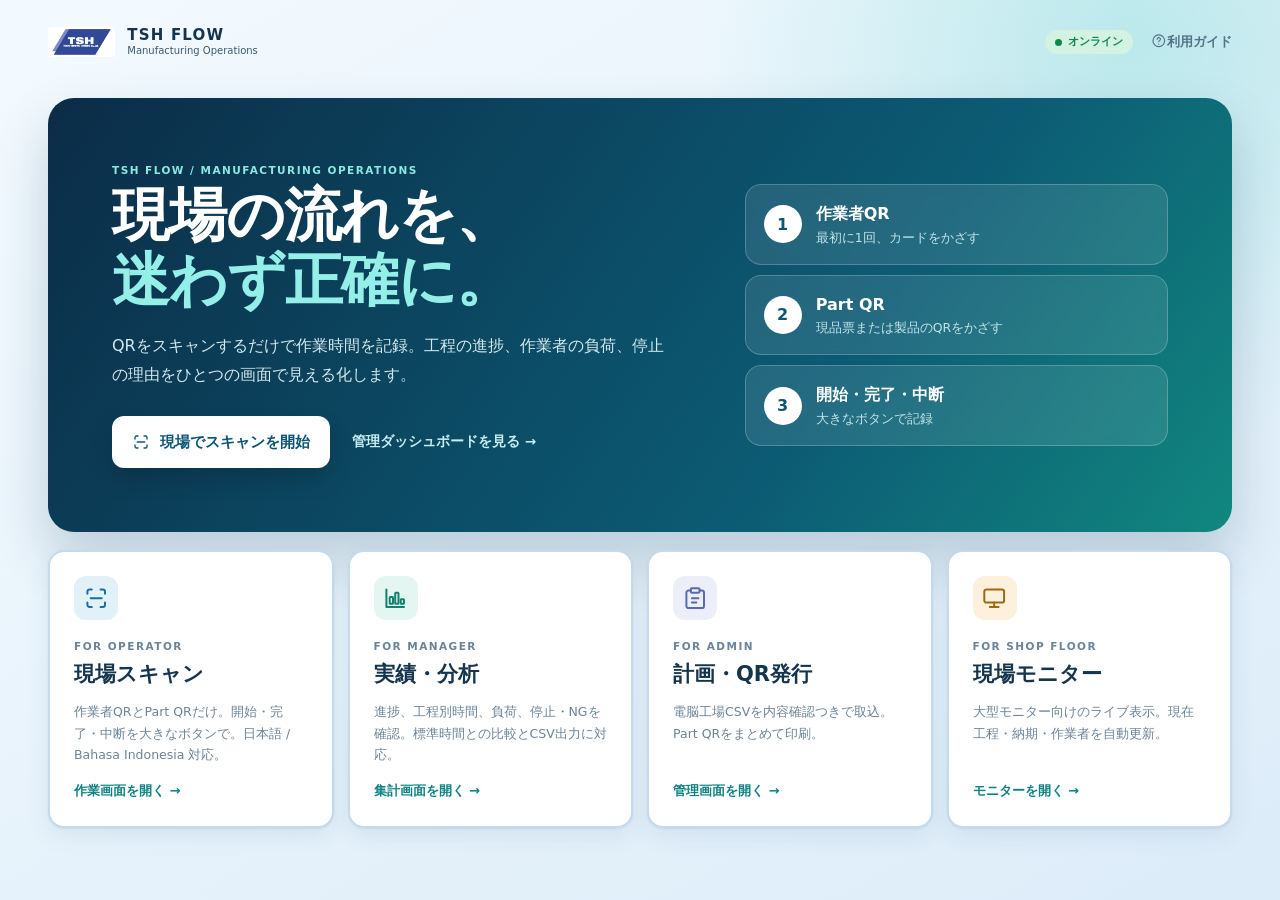
<file: index.html>
<!doctype html>
<html lang="ja">
<head>
  <meta charset="utf-8">
  <meta name="viewport" content="width=device-width,initial-scale=1,viewport-fit=cover">
  <meta name="theme-color" content="#12324b">
  <title>TSH FLOW | Manufacturing Operations</title>
  <link rel="icon" href="assets/icon-192.png">
  <link rel="manifest" href="manifest.webmanifest">
  <link rel="stylesheet" href="style.css?v=2026110603">
</head>
<body data-page="home" class="home">
  <div class="home-shell">
    <nav class="home-nav">
      <a class="home-brand" href="index.html" aria-label="TSH FLOW ホーム"><img class="logo" src="assets/tsh-logo.png" alt="TOHATSU HATSUJO" width="114" height="50"><span><b>TSH FLOW</b><small>Manufacturing Operations</small></span></a>
      <div class="home-nav-right"><span id="netBadge" class="net-badge"></span><a href="guide.html" data-i="help"><span>利用ガイド</span></a></div>
    </nav>

    <section class="hero">
      <div class="hero-copy">
        <p class="eyebrow">TSH FLOW / MANUFACTURING OPERATIONS</p>
        <h1>現場の流れを、<br><em>迷わず正確に。</em></h1>
        <p class="hero-lead">QRをスキャンするだけで作業時間を記録。工程の進捗、作業者の負荷、停止の理由をひとつの画面で見える化します。</p>
        <div class="hero-actions">
          <a class="hero-btn" href="operator.html" data-i="scan"><span>現場でスキャンを開始</span></a>
          <a class="hero-link" href="dashboard.html">管理ダッシュボードを見る →</a>
        </div>
      </div>
      <ol class="hero-flow" aria-label="現場の使い方">
        <li><b>1</b><div><h3>作業者QR</h3><p>最初に1回、カードをかざす</p></div></li>
        <li><b>2</b><div><h3>Part QR</h3><p>現品票または製品のQRをかざす</p></div></li>
        <li><b>3</b><div><h3>開始・完了・中断</h3><p>大きなボタンで記録</p></div></li>
      </ol>
    </section>

    <section class="portals">
      <a class="portal p-operator" href="operator.html"><span class="portal-icon" data-i="scan"></span><p>FOR OPERATOR</p><h2>現場スキャン</h2><small>作業者QRとPart QRだけ。開始・完了・中断を大きなボタンで。日本語 / Bahasa Indonesia 対応。</small><b>作業画面を開く →</b></a>
      <a class="portal p-manager" href="dashboard.html"><span class="portal-icon" data-i="chart"></span><p>FOR MANAGER</p><h2>実績・分析</h2><small>進捗、工程別時間、負荷、停止・NGを確認。標準時間との比較とCSV出力に対応。</small><b>集計画面を開く →</b></a>
      <a class="portal p-admin" href="admin.html"><span class="portal-icon" data-i="clipboard"></span><p>FOR ADMIN</p><h2>計画・QR発行</h2><small>電脳工場CSVを内容確認つきで取込。Part QRをまとめて印刷。</small><b>管理画面を開く →</b></a>
      <a class="portal p-signage" href="signage.html"><span class="portal-icon" data-i="monitor"></span><p>FOR SHOP FLOOR</p><h2>現場モニター</h2><small>大型モニター向けのライブ表示。現在工程・納期・作業者を自動更新。</small><b>モニターを開く →</b></a>
    </section>
  </div>
  <script src="vendor/supabase-js-2.45.4.min.js"></script>
  <script src="config.js?v=2026110603"></script>
  <script src="app.js?v=2026110603"></script>
</body>
</html>
</file>
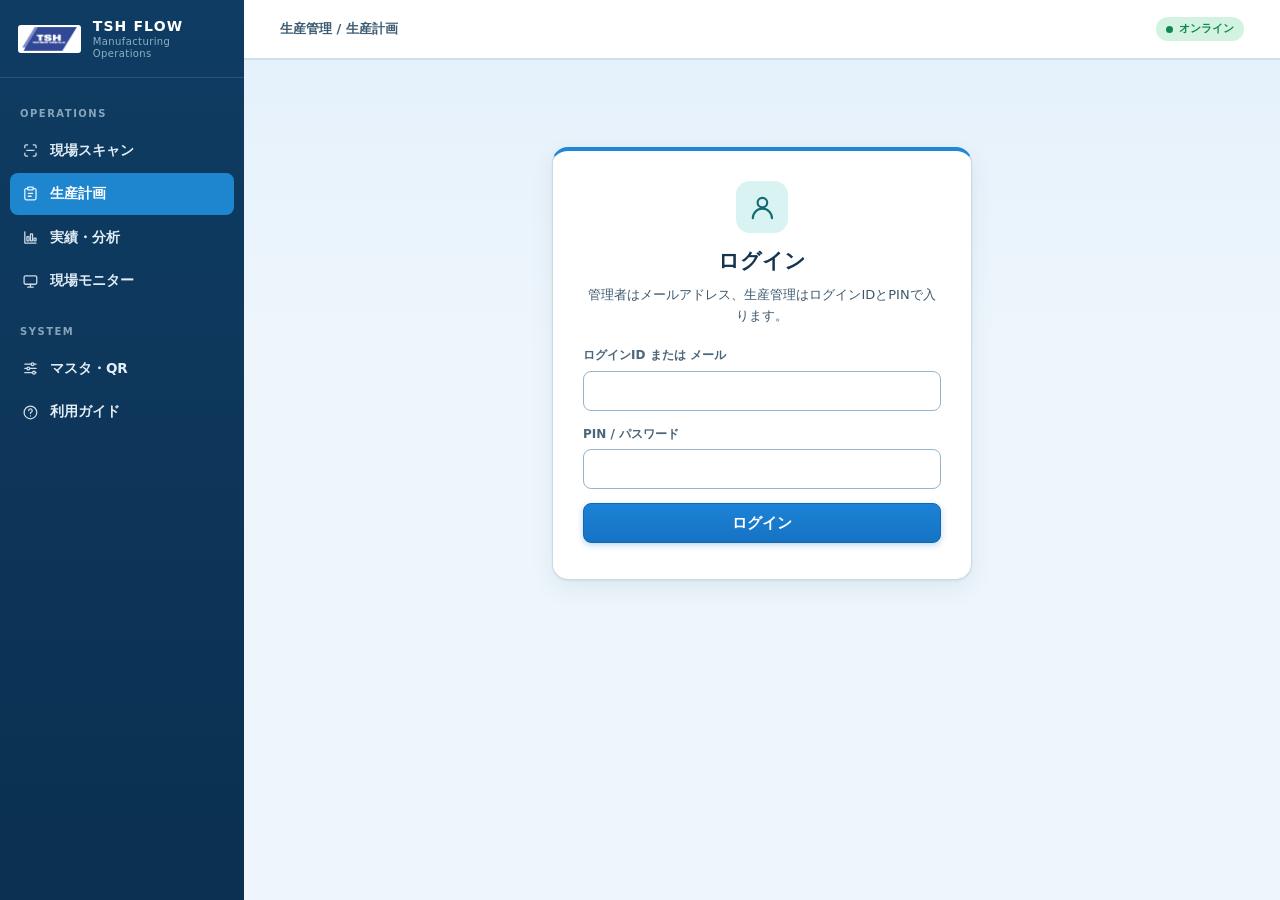
<file: admin.html>
<!doctype html>
<html lang="ja">
<head>
  <meta charset="utf-8">
  <meta name="viewport" content="width=device-width,initial-scale=1,viewport-fit=cover">
  <meta name="theme-color" content="#12324b">
  <title>生産計画 | TSH FLOW</title>
  <link rel="icon" href="assets/icon-192.png">
  <link rel="stylesheet" href="style.css?v=2026110603">
</head>
<body data-page="admin">
  <div class="shell">
    <aside class="sidebar" id="sidebar"></aside>
    <div class="main">
      <header class="topbar" id="topbar"></header>
      <main class="content">
        <section id="loginPanel" class="auth-card hidden">
          <span class="auth-icon" data-i="user"></span>
          <h2>ログイン</h2>
          <p>管理者はメールアドレス、生産管理はログインIDとPINで入ります。</p>
          <form id="loginForm">
            <label>ログインID または メール<input id="loginEmail" type="text" autocomplete="username" required></label>
            <label>PIN / パスワード<input id="loginPassword" type="password" autocomplete="current-password" required></label>
            <button class="btn btn-primary btn-block">ログイン</button>
          </form>
          <p id="loginMessage" class="form-msg bad"></p>
        </section>
        <section id="deniedPanel" class="auth-card hidden">
          <span class="auth-icon warn" data-i="alert"></span>
          <h2>この画面は利用できません</h2>
          <p>管理者または生産管理のアカウントでログインしてください。</p>
        </section>

        <div id="workspace" class="hidden">
          <div class="page-head">
            <div><p class="eyebrow">生産管理</p><h1>生産計画・QR発行</h1><p class="lead">電脳工場の計画を登録し、現場で使用するPart QRを発行します。</p></div>
            <div class="head-actions"><a class="btn btn-secondary" href="dashboard.html" data-i="chart"><span>実績・分析へ</span></a></div>
          </div>

          <div id="adminTabs" class="tabs" role="tablist">
            <button type="button" class="tab on" data-tab="list" role="tab" aria-selected="true"><svg class="i" viewBox="0 0 24 24" aria-hidden="true"><path d="M8 6h12M8 12h12M8 18h12M4 6h.01M4 12h.01M4 18h.01"/></svg>計画一覧</button>
            <button type="button" class="tab" data-tab="import" role="tab" aria-selected="false"><svg class="i" viewBox="0 0 24 24" aria-hidden="true"><path d="M12 16V5M7 9l5-5 5 5M5 20h14"/></svg>CSV一括取込</button>
            <button type="button" class="tab" data-tab="manual" role="tab" aria-selected="false"><svg class="i" viewBox="0 0 24 24" aria-hidden="true"><path d="M12 5v14M5 12h14"/></svg>個別登録</button>
          </div>

          <!-- 計画一覧 -->
          <section class="tab-pane" data-pane="list">
            <div class="panel">
              <div class="panel-head"><div><p class="kicker">登録済み計画</p><h2>生産計画一覧</h2></div><span id="planCount" class="count">0 件</span></div>
              <div class="filters">
                <label class="search"><svg class="i" viewBox="0 0 24 24" aria-hidden="true"><circle cx="11" cy="11" r="7"/><path d="M20 20l-4-4"/></svg><input id="planSearch" type="search" placeholder="製番・品名・得意先・Part QRで検索"></label>
                <label class="field-inline">状態<select id="planStatus"><option value="all">すべて</option><option value="ready">工程待ち</option><option value="in_progress">作業中</option><option value="paused">中断・保留</option><option value="over">納期遅れ</option><option value="completed">完了</option></select></label>
                <label class="field-inline">並び順<select id="planSort"><option value="due">納期が近い順</option><option value="new">登録が新しい順</option><option value="plan">製番順</option></select></label>
                <button id="planRefresh" type="button" class="btn btn-secondary btn-sm" data-i="refresh"><span>更新</span></button>
                <button id="printPicked" type="button" class="btn btn-primary btn-sm"></button>
              </div>
              <div class="table-wrap"><table class="plan-table">
                <thead><tr><th class="chk"><input id="pickAll" type="checkbox" aria-label="表示中をすべて選択"></th><th>製番 / Part QR</th><th>得意先 / 機種</th><th>品名 / 品番・図番</th><th class="num">数量</th><th>納期</th><th>現在工程</th><th>状態</th><th></th></tr></thead>
                <tbody id="planList"></tbody>
              </table></div>
              <button id="planMore" type="button" class="btn btn-quiet btn-block hidden"></button>
            </div>
          </section>

          <!-- CSV取込 -->
          <section class="tab-pane hidden" data-pane="import">
            <div class="panel">
              <div class="panel-head"><div><p class="kicker">電脳工場連携</p><h2>生産計画をCSVで取り込む</h2></div><span class="count">CSV</span></div>
              <p class="panel-note">電脳工場から出力したCSVを選ぶと、取り込み前に内容を確認できます。同じPart QRは情報のみ更新し、<b>現場で進んだ進捗は保持</b>されます。</p>
              <div class="import-row">
                <input id="dennouImport" type="file" accept=".csv,.txt,text/csv">
                <button id="importCsv" type="button" class="btn btn-primary" data-i="search"><span>内容を確認</span></button>
                <button id="downloadTemplate" type="button" class="btn btn-secondary" data-i="download"><span>取込テンプレート</span></button>
              </div>
              <p id="importMessage" class="form-msg">対応列：製番 / 得意先 / 機種 / 受注No. / 品番 / 図番 / 品名 / 数量 / 納期 / ロットNo. / 備考 / Part QR / 工程順（例：レーザー工程&gt;曲げ工程&gt;検査工程）</p>
              <div id="importPreview" class="import-preview hidden"></div>
            </div>
          </section>

          <!-- 個別登録 -->
          <section class="tab-pane hidden" data-pane="manual">
            <div class="panel">
              <div class="panel-head"><div><p class="kicker">現品票入力</p><h2>生産計画を1件ずつ登録</h2></div><span class="count">個別・緊急品</span></div>
              <p class="panel-note">CSVにない計画、緊急品、修正分は、現品票と同じ情報を入力します。同じPart QRコードを入力すると、進捗を保ったまま情報を更新します。</p>
              <form id="planForm" class="plan-form">
                <div class="form-step"><span>1</span><div><b>現品票情報</b><small>得意先・製品情報を入力</small></div></div>
                <div class="field-grid">
                  <label class="field">得意先<input id="planCustomer" required placeholder="例：株式会社○○"></label>
                  <label class="field">機種<input id="planModel" placeholder="例：BP-200"></label>
                  <label class="field">製番 / 生産計画No.<input id="planNo" required placeholder="例：P-2026-001"></label>
                  <label class="field">受注No.<input id="planOrderNo" placeholder="例：SO-001"></label>
                  <label class="field">品番<input id="planProductNo" required placeholder="例：AB-1001"></label>
                  <label class="field">図番<input id="partNo" required placeholder="例：A-100"></label>
                  <label class="field wide">品名<input id="partName" required placeholder="例：ブラケット"></label>
                  <label class="field">数量<input id="partQuantity" type="number" min="1" value="1" required></label>
                  <label class="field">納期<input id="planDueDate" type="date"></label>
                  <label class="field">ロットNo.<input id="planLotNo" placeholder="任意"></label>
                  <label class="field">Part QRコード<input id="partCode" required placeholder="例：PT-001" maxlength="80" autocapitalize="characters" spellcheck="false"><small class="hint">英数字と . _ / - のみ</small></label>
                  <label class="field wide">備考<input id="planNote" placeholder="任意"></label>
                </div>
                <div class="form-step"><span>2</span><div><b>工程順</b><small>現場で進む順にクリックしてください</small></div></div>
                <div id="routeOptions" class="route-picker"></div>
                <p id="routePreview" class="route-preview"></p>
                <div class="form-foot"><p>登録後にPart QRを表示・印刷できます。</p><button class="btn btn-primary" type="submit" data-i="qr"><span>登録してPart QRを作る</span></button></div>
                <p id="planFormMessage" class="form-msg"></p>
              </form>
            </div>
          </section>
        </div>
      </main>
    </div>
  </div>
  <nav class="tabbar" id="tabbar" aria-label="メニュー"></nav>

  <dialog id="qrDialog" class="dialog dialog-qr">
    <div class="qr-sheet">
      <div id="qrBox" class="qr-box"></div>
      <h2 id="qrTitle"></h2>
      <p id="qrSub" class="muted"></p>
      <code id="qrCode"></code>
      <p id="qrWarn" class="alert alert-warn hidden"><span>この作業者QRは再発行すると以前のカードが使えなくなります。表示は一度きりです。必ず印刷してください。</span></p>
    </div>
    <menu><button id="qrClose" type="button" class="btn btn-quiet">閉じる</button><button id="qrPrint" type="button" class="btn btn-primary" data-i="print"><span>印刷</span></button></menu>
  </dialog>
  <div id="printArea" class="print-area" aria-hidden="true"></div>
  <div id="toasts" class="toasts" aria-live="polite"></div>
  <script src="vendor/supabase-js-2.45.4.min.js"></script>
  <script src="vendor/qrcode-1.0.0.min.js"></script>
  <script src="config.js?v=2026110603"></script>
  <script src="app.js?v=2026110603"></script>
</body>
</html>
</file>
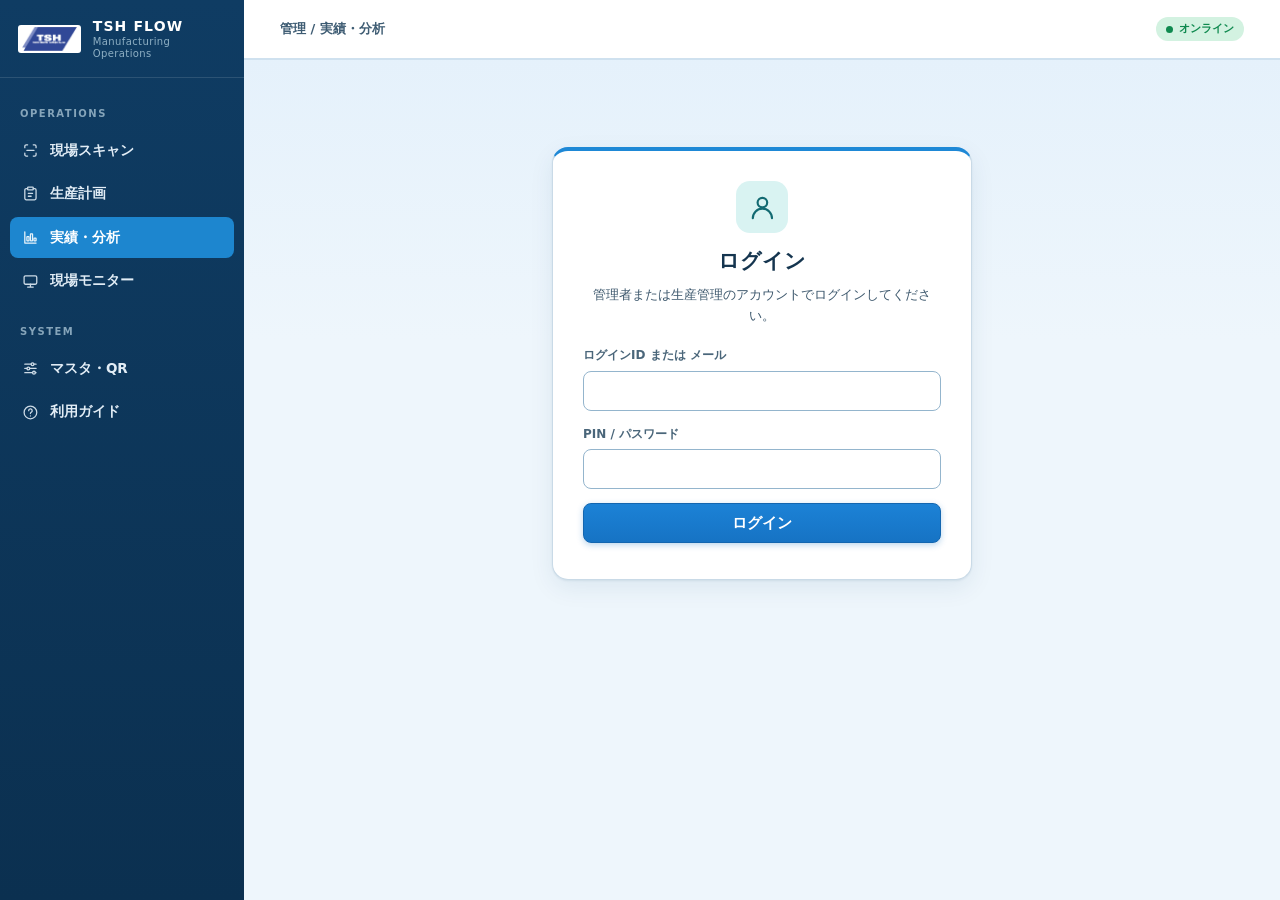
<file: dashboard.html>
<!doctype html>
<html lang="ja">
<head>
  <meta charset="utf-8">
  <meta name="viewport" content="width=device-width,initial-scale=1,viewport-fit=cover">
  <meta name="theme-color" content="#12324b">
  <title>実績・分析 | TSH FLOW</title>
  <link rel="icon" href="assets/icon-192.png">
  <link rel="stylesheet" href="style.css?v=2026110603">
</head>
<body data-page="dashboard">
  <div class="shell">
    <aside class="sidebar" id="sidebar"></aside>
    <div class="main">
      <header class="topbar" id="topbar"></header>
      <main class="content">
        <section id="loginPanel" class="auth-card hidden">
          <span class="auth-icon" data-i="user"></span>
          <h2>ログイン</h2>
          <p>管理者または生産管理のアカウントでログインしてください。</p>
          <form id="loginForm">
            <label>ログインID または メール<input id="loginEmail" type="text" autocomplete="username" required></label>
            <label>PIN / パスワード<input id="loginPassword" type="password" autocomplete="current-password" required></label>
            <button class="btn btn-primary btn-block">ログイン</button>
          </form>
          <p id="loginMessage" class="form-msg bad"></p>
        </section>
        <section id="deniedPanel" class="auth-card hidden">
          <span class="auth-icon warn" data-i="alert"></span>
          <h2>この画面は利用できません</h2>
          <p>管理者または生産管理のアカウントでログインしてください。</p>
        </section>

        <div id="workspace" class="hidden">
          <div class="page-head">
            <div><p class="eyebrow">OPERATIONS OVERVIEW</p><h1>実績・分析</h1><p class="lead">工程ごとの実績と、現場で発生したロスをひとつの画面で確認します。</p></div>
            <div class="head-actions">
              <button id="refreshDashboard" class="btn btn-secondary" data-i="refresh"><span>更新</span></button>
              <button id="exportCsv" class="btn btn-primary" data-i="download"><span>集計CSV</span></button>
            </div>
          </div>

          <div class="toolbar">
            <div class="date-nav">
              <button id="datePrev" type="button" class="icon-btn" data-i="left" aria-label="前日"></button>
              <input type="date" id="filterDate" aria-label="対象日">
              <button id="dateNext" type="button" class="icon-btn" data-i="right" aria-label="翌日"></button>
              <button id="dateToday" type="button" class="btn btn-ghost btn-sm">今日</button>
            </div>
            <label class="field-inline">工程<select id="filterProcess"><option value="">全工程</option></select></label>
            <label class="switch"><input type="checkbox" id="autoRefresh"><span></span>自動更新（60秒）</label>
            <span id="dashboardNotice" class="muted small"></span>
          </div>

          <div id="alertArea"></div>
          <section id="kpiGrid" class="kpi-grid" aria-live="polite"></section>

          <section class="panel">
            <div class="panel-head">
              <div><p class="kicker">PART PROGRESS</p><h2>Part別の進捗・工程状態</h2></div>
              <span id="partCount" class="count">0 件</span>
            </div>
            <div class="filters">
              <div id="partChips" class="chips" role="group" aria-label="状態で絞り込み">
                <button type="button" class="chip on" data-chip="all">すべて <b>0</b></button>
                <button type="button" class="chip" data-chip="in_progress">作業中 <b>0</b></button>
                <button type="button" class="chip" data-chip="paused">中断・保留 <b>0</b></button>
                <button type="button" class="chip" data-chip="ready">工程待ち <b>0</b></button>
                <button type="button" class="chip" data-chip="over">納期遅れ <b>0</b></button>
                <button type="button" class="chip" data-chip="completed">完了 <b>0</b></button>
              </div>
              <label class="search"><svg class="i" viewBox="0 0 24 24" aria-hidden="true"><circle cx="11" cy="11" r="7"/><path d="M20 20l-4-4"/></svg><input id="partSearch" type="search" placeholder="製番・品名・得意先で検索"></label>
            </div>
            <div class="table-wrap"><table>
              <thead><tr><th>製番 / Part QR</th><th>品名・図番</th><th>現在工程</th><th>納期</th><th>状態</th><th class="num">実作業 / 標準</th></tr></thead>
              <tbody id="partReport"></tbody>
            </table></div>
            <button id="partMore" type="button" class="btn btn-quiet btn-block hidden"></button>
          </section>

          <section class="grid-2">
            <article class="panel"><div class="panel-head"><div><p class="kicker">BY PROCESS</p><h2>工程別 実作業時間</h2></div></div><div id="processReport" class="bars"></div></article>
            <article class="panel"><div class="panel-head"><div><p class="kicker">BY OPERATOR</p><h2>作業者別 負荷</h2></div></div><div id="operatorReport" class="bars"></div></article>
          </section>

          <section class="grid-2">
            <article class="panel"><div class="panel-head"><div><p class="kicker">LOSS</p><h2>中断・NGの記録</h2></div></div><div id="eventReport" class="events"></div></article>
            <article class="panel"><div class="panel-head"><div><p class="kicker">STANDARD vs ACTUAL</p><h2>工程別 標準時間との比較</h2></div></div>
              <p class="panel-note">Part × 工程ごとの累計実作業を標準時間と比べます（中断・再開を合算）。</p>
              <div class="table-wrap"><table><thead><tr><th>図番</th><th>工程</th><th class="num">累計実作業</th><th class="num">標準</th><th class="num">達成率</th></tr></thead><tbody id="varianceReport"></tbody></table></div>
            </article>
          </section>

          <section class="panel">
            <div class="panel-head"><div><p class="kicker">DETAILS</p><h2>作業明細</h2></div><span class="count">選択日</span></div>
            <div class="table-wrap"><table>
              <thead><tr><th>開始</th><th>終了</th><th>Part</th><th>作業者</th><th>工程</th><th class="num">当日の実作業</th><th class="num">良品 / NG</th><th>状態</th><th></th></tr></thead>
              <tbody id="sessionReport"></tbody>
            </table></div>
          </section>
        </div>
      </main>
    </div>
  </div>
  <nav class="tabbar" id="tabbar" aria-label="メニュー"></nav>

  <dialog id="forceDialog" class="dialog">
    <form method="dialog" id="forceForm">
      <h2>作業を終了する</h2>
      <p id="forceInfo" class="muted"></p>
      <label class="field">終了時刻（日本時間）<input id="forceEnd" type="datetime-local" required></label>
      <label class="field">メモ（任意）<input id="forceNote" type="text" maxlength="200" placeholder="例：終了スキャン忘れ"></label>
      <p class="muted small">終了時刻を実際に終わった時間に合わせると、実作業時間の水増しを防げます。</p>
      <menu><button value="cancel" class="btn btn-quiet">キャンセル</button><button value="ok" class="btn btn-primary">終了する</button></menu>
    </form>
  </dialog>
  <div id="toasts" class="toasts" aria-live="polite"></div>
  <script src="vendor/supabase-js-2.45.4.min.js"></script>
  <script src="config.js?v=2026110603"></script>
  <script src="app.js?v=2026110603"></script>
</body>
</html>
</file>
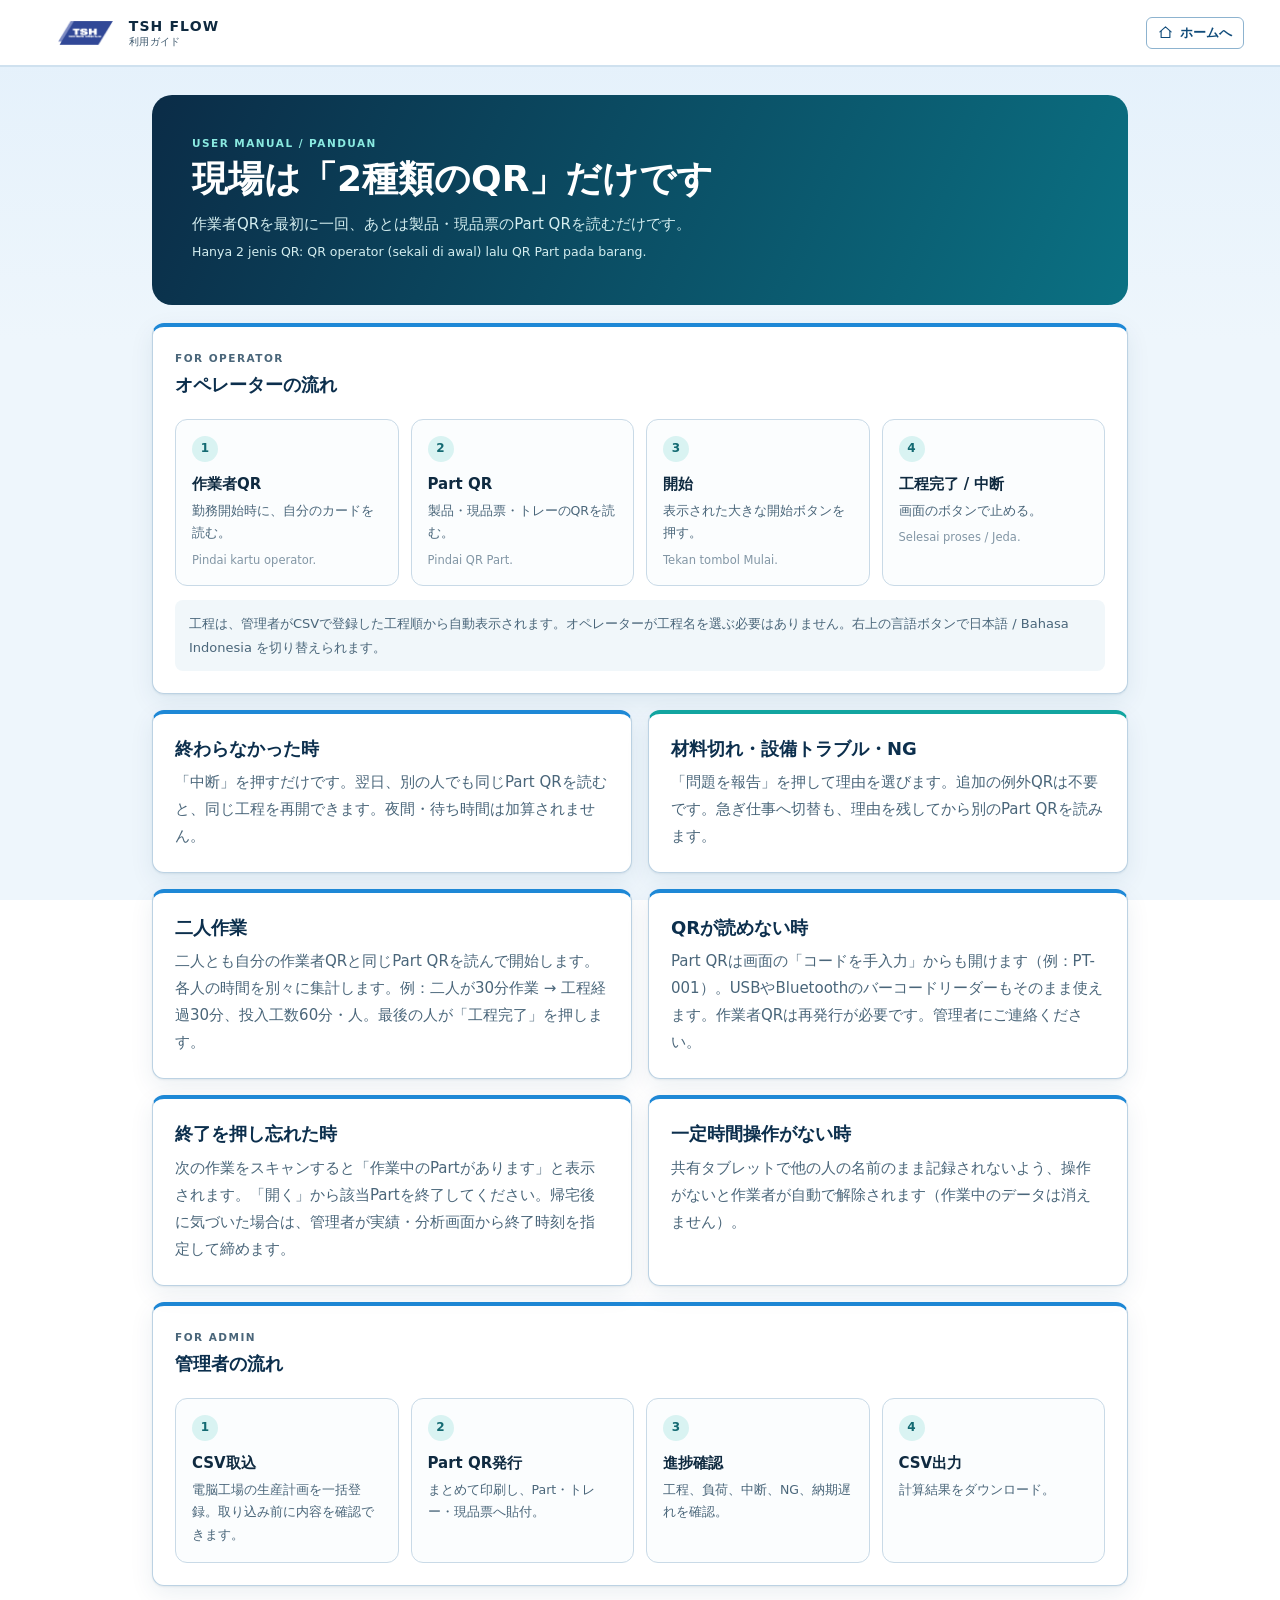
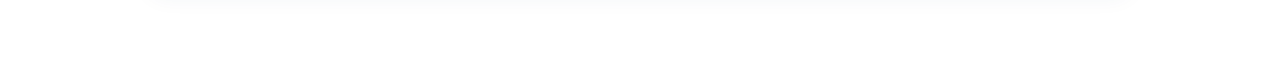
<file: guide.html>
<!doctype html>
<html lang="ja">
<head>
  <meta charset="utf-8">
  <meta name="viewport" content="width=device-width,initial-scale=1,viewport-fit=cover">
  <meta name="theme-color" content="#12324b">
  <title>利用ガイド | TSH FLOW</title>
  <link rel="icon" href="assets/icon-192.png">
  <link rel="stylesheet" href="style.css?v=2026110603">
</head>
<body data-page="guide" class="guide-page">
  <header class="topbar guide-top">
    <a class="side-brand light" href="index.html" aria-label="TSH FLOW ホーム"><img class="logo" src="assets/tsh-logo.png" alt="TOHATSU HATSUJO" width="114" height="50"><span><b>TSH FLOW</b><small>利用ガイド</small></span></a>
    <a class="btn btn-secondary btn-sm" href="index.html" data-i="home"><span>ホームへ</span></a>
  </header>
  <main class="guide">
    <section class="guide-hero">
      <p class="eyebrow">USER MANUAL / PANDUAN</p>
      <h1>現場は「2種類のQR」だけです</h1>
      <p>作業者QRを最初に一回、あとは製品・現品票のPart QRを読むだけです。<br><small>Hanya 2 jenis QR: QR operator (sekali di awal) lalu QR Part pada barang.</small></p>
    </section>

    <section class="panel">
      <div class="panel-head"><div><p class="kicker">FOR OPERATOR</p><h2>オペレーターの流れ</h2></div></div>
      <ol class="g-flow">
        <li><b>1</b><h3>作業者QR</h3><p>勤務開始時に、自分のカードを読む。</p><small>Pindai kartu operator.</small></li>
        <li><b>2</b><h3>Part QR</h3><p>製品・現品票・トレーのQRを読む。</p><small>Pindai QR Part.</small></li>
        <li><b>3</b><h3>開始</h3><p>表示された大きな開始ボタンを押す。</p><small>Tekan tombol Mulai.</small></li>
        <li><b>4</b><h3>工程完了 / 中断</h3><p>画面のボタンで止める。</p><small>Selesai proses / Jeda.</small></li>
      </ol>
      <p class="note">工程は、管理者がCSVで登録した工程順から自動表示されます。オペレーターが工程名を選ぶ必要はありません。右上の言語ボタンで日本語 / Bahasa Indonesia を切り替えられます。</p>
    </section>

    <section class="grid-2">
      <article class="panel"><h2>終わらなかった時</h2><p>「中断」を押すだけです。翌日、別の人でも同じPart QRを読むと、同じ工程を再開できます。夜間・待ち時間は加算されません。</p></article>
      <article class="panel"><h2>材料切れ・設備トラブル・NG</h2><p>「問題を報告」を押して理由を選びます。追加の例外QRは不要です。急ぎ仕事へ切替も、理由を残してから別のPart QRを読みます。</p></article>
      <article class="panel"><h2>二人作業</h2><p>二人とも自分の作業者QRと同じPart QRを読んで開始します。各人の時間を別々に集計します。例：二人が30分作業 → 工程経過30分、投入工数60分・人。最後の人が「工程完了」を押します。</p></article>
      <article class="panel"><h2>QRが読めない時</h2><p>Part QRは画面の「コードを手入力」からも開けます（例：PT-001）。USBやBluetoothのバーコードリーダーもそのまま使えます。作業者QRは再発行が必要です。管理者にご連絡ください。</p></article>
      <article class="panel"><h2>終了を押し忘れた時</h2><p>次の作業をスキャンすると「作業中のPartがあります」と表示されます。「開く」から該当Partを終了してください。帰宅後に気づいた場合は、管理者が実績・分析画面から終了時刻を指定して締めます。</p></article>
      <article class="panel"><h2>一定時間操作がない時</h2><p>共有タブレットで他の人の名前のまま記録されないよう、操作がないと作業者が自動で解除されます（作業中のデータは消えません）。</p></article>
    </section>

    <section class="panel">
      <div class="panel-head"><div><p class="kicker">FOR ADMIN</p><h2>管理者の流れ</h2></div></div>
      <ol class="g-flow">
        <li><b>1</b><h3>CSV取込</h3><p>電脳工場の生産計画を一括登録。取り込み前に内容を確認できます。</p></li>
        <li><b>2</b><h3>Part QR発行</h3><p>まとめて印刷し、Part・トレー・現品票へ貼付。</p></li>
        <li><b>3</b><h3>進捗確認</h3><p>工程、負荷、中断、NG、納期遅れを確認。</p></li>
        <li><b>4</b><h3>CSV出力</h3><p>計算結果をダウンロード。</p></li>
      </ol>
    </section>
  </main>
  <script src="vendor/supabase-js-2.45.4.min.js"></script>
  <script src="config.js?v=2026110603"></script>
  <script src="app.js?v=2026110603"></script>
</body>
</html>
</file>
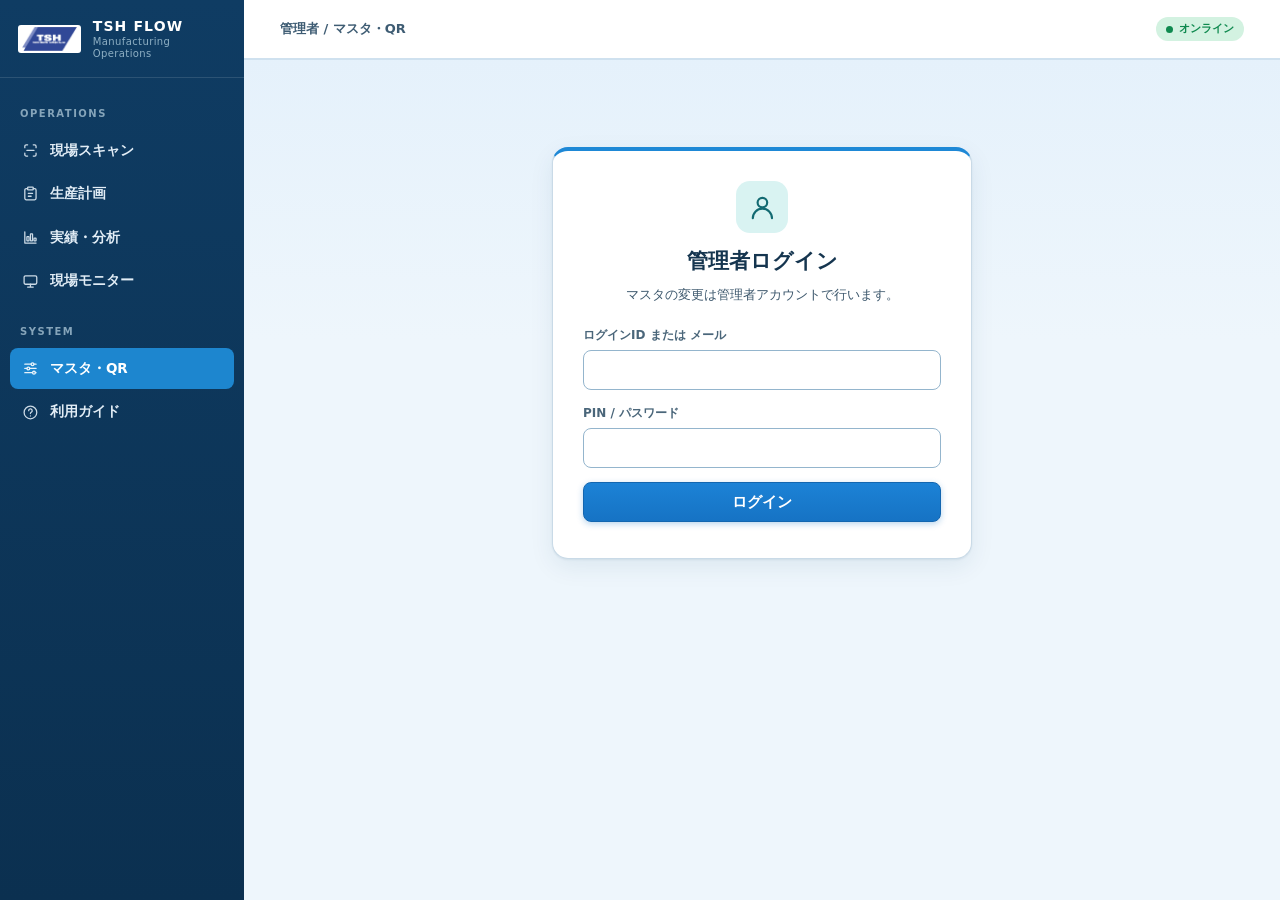
<file: master.html>
<!doctype html>
<html lang="ja">
<head>
  <meta charset="utf-8">
  <meta name="viewport" content="width=device-width,initial-scale=1,viewport-fit=cover">
  <meta name="theme-color" content="#12324b">
  <title>マスタ・QR発行 | TSH FLOW</title>
  <link rel="icon" href="assets/icon-192.png">
  <link rel="stylesheet" href="style.css?v=2026110603">
</head>
<body data-page="master">
  <div class="shell">
    <aside class="sidebar" id="sidebar"></aside>
    <div class="main">
      <header class="topbar" id="topbar"></header>
      <main class="content">
        <section id="loginPanel" class="auth-card hidden">
          <span class="auth-icon" data-i="user"></span>
          <h2>管理者ログイン</h2>
          <p>マスタの変更は管理者アカウントで行います。</p>
          <form id="loginForm">
            <label>ログインID または メール<input id="loginEmail" type="text" autocomplete="username" required></label>
            <label>PIN / パスワード<input id="loginPassword" type="password" autocomplete="current-password" required></label>
            <button class="btn btn-primary btn-block">ログイン</button>
          </form>
          <p id="loginMessage" class="form-msg bad"></p>
        </section>
        <section id="deniedPanel" class="auth-card hidden">
          <span class="auth-icon warn" data-i="alert"></span>
          <h2>このメニューは管理者専用です</h2>
          <p>作業者・工程マスタの変更は管理者アカウントでログインしてください。生産管理の方は生産計画と実績・分析をご利用いただけます。</p>
        </section>

        <div id="workspace" class="hidden">
          <div class="page-head">
            <div><p class="eyebrow">SYSTEM MASTER</p><h1>マスタ・QR発行</h1><p class="lead">作業者、工程、現場で使うQRラベルをこの画面で管理します。</p></div>
          </div>

          <section class="grid-2">
            <article class="panel">
              <div class="panel-head"><div><p class="kicker">OPERATOR MASTER</p><h2>作業者</h2></div><span id="operatorCount" class="count">0 名</span></div>
              <p class="panel-note">登録すると、作業者カード用のQRがそのまま表示されます。メール・PINは不要です。</p>
              <form id="operatorForm" class="inline-form">
                <input id="newOperatorCode" placeholder="コード（例：OP004）" required maxlength="40" autocapitalize="characters">
                <input id="newOperatorName" placeholder="氏名（例：山田 太郎）" required maxlength="60">
                <button class="btn btn-primary" data-i="plus"><span>登録・QR表示</span></button>
              </form>
              <ul id="operatorList" class="op-list"></ul>
              <p class="alert alert-warn"><span>作業者QRを再発行すると、以前のカードは使えなくなります。再発行後は新しいカードを印刷して交換してください。</span></p>
            </article>

            <article class="panel">
              <div class="panel-head"><div><p class="kicker">PROCESS MASTER</p><h2>工程と標準時間</h2></div><span id="processCount" class="count">0 工程</span></div>
              <p class="panel-note">工程別QRは発行しません。標準時間は実績との比較に使います。</p>
              <form id="processForm" class="inline-form">
                <input id="newProcessCode" placeholder="コード（例：LASER）" required maxlength="40" autocapitalize="characters">
                <input id="newProcessName" placeholder="工程名（例：レーザー工程）" required maxlength="60">
                <input id="newStandardMinutes" type="number" min="0" step="1" placeholder="標準(分)">
                <button class="btn btn-primary" data-i="plus"><span>登録</span></button>
              </form>
              <div class="table-wrap"><table><thead><tr><th>コード</th><th>工程名</th><th>標準時間</th></tr></thead><tbody id="processList"></tbody></table></div>
            </article>
          </section>

          <section class="panel">
            <div class="panel-head"><div><p class="kicker">BREAK TIME</p><h2>休憩時間</h2></div><button id="breakAdd" type="button" class="btn btn-secondary btn-sm" data-i="plus"><span>追加</span></button></div>
            <p class="panel-note">ここで設定した時間帯は、作業時間（実作業・タイマー・CSV）から自動で差し引かれます。日本時間で入力してください。</p>
            <div id="breakRows" class="break-rows"></div>
            <div class="btn-row"><button id="breakSave" type="button" class="btn btn-primary" data-i="done"><span>休憩時間を保存</span></button></div>
          </section>

          <section class="panel">
            <div class="panel-head"><div><p class="kicker">BULK IMPORT</p><h2>マスタをCSVで一括登録</h2></div></div>
            <p class="panel-note">既存コードが同じ場合は更新されます。</p>
            <div class="grid-2 tight">
              <div class="import-box">
                <b>作業者マスタ</b>
                <input id="operatorMasterCsv" type="file" accept=".csv,.txt,text/csv">
                <div class="btn-row"><button id="importOperatorMaster" type="button" class="btn btn-primary btn-sm" data-i="upload"><span>取り込む</span></button><button id="downloadOperatorTemplate" type="button" class="btn btn-secondary btn-sm" data-i="download"><span>テンプレート</span></button></div>
              </div>
              <div class="import-box">
                <b>工程マスタ</b>
                <input id="processMasterCsv" type="file" accept=".csv,.txt,text/csv">
                <div class="btn-row"><button id="importProcessMaster" type="button" class="btn btn-primary btn-sm" data-i="upload"><span>取り込む</span></button><button id="downloadProcessTemplate" type="button" class="btn btn-secondary btn-sm" data-i="download"><span>テンプレート</span></button></div>
              </div>
            </div>
            <p id="masterImportMessage" class="form-msg">作業者列：コード / 氏名　｜　工程列：工程コード / 工程名 / 標準時間（分）</p>
          </section>
        </div>
      </main>
    </div>
  </div>
  <nav class="tabbar" id="tabbar" aria-label="メニュー"></nav>

  <dialog id="qrDialog" class="dialog dialog-qr">
    <div class="qr-sheet">
      <div id="qrBox" class="qr-box"></div>
      <h2 id="qrTitle"></h2>
      <p id="qrSub" class="muted"></p>
      <code id="qrCode"></code>
      <p id="qrWarn" class="alert alert-warn hidden"><span>この作業者QRは再発行すると以前のカードが使えなくなります。表示は一度きりです。必ず印刷してください。</span></p>
    </div>
    <menu><button id="qrClose" type="button" class="btn btn-quiet">閉じる</button><button id="qrPrint" type="button" class="btn btn-primary" data-i="print"><span>印刷</span></button></menu>
  </dialog>
  <div id="printArea" class="print-area" aria-hidden="true"></div>
  <div id="toasts" class="toasts" aria-live="polite"></div>
  <script src="vendor/supabase-js-2.45.4.min.js"></script>
  <script src="vendor/qrcode-1.0.0.min.js"></script>
  <script src="config.js?v=2026110603"></script>
  <script src="app.js?v=2026110603"></script>
</body>
</html>
</file>
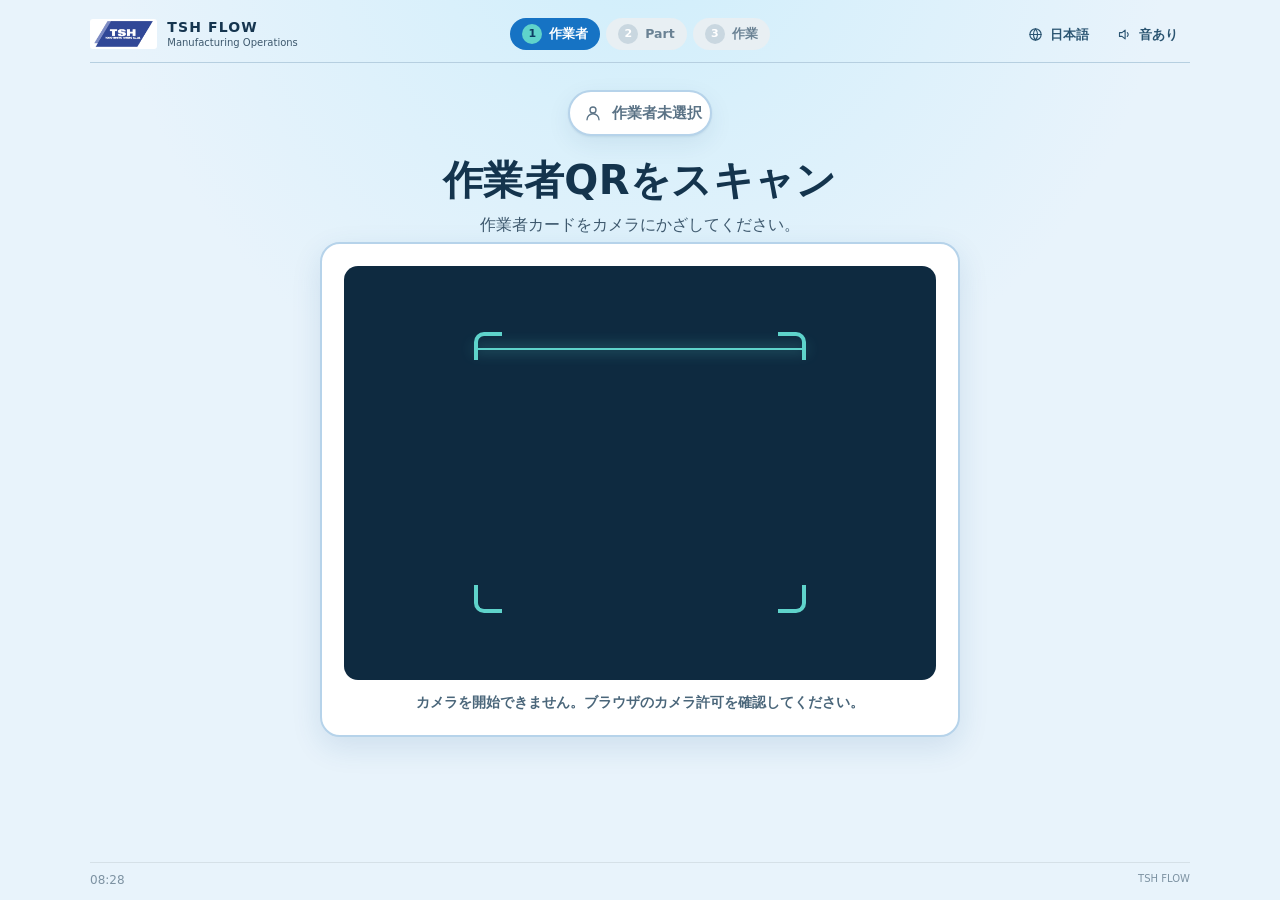
<file: operator.html>
<!doctype html>
<html lang="ja">
<head>
  <meta charset="utf-8">
  <meta name="viewport" content="width=device-width,initial-scale=1,viewport-fit=cover">
  <meta name="theme-color" content="#12324b">
  <meta name="mobile-web-app-capable" content="yes">
  <title>現場スキャン | TSH FLOW</title>
  <link rel="icon" href="assets/icon-192.png">
  <link rel="manifest" href="manifest.webmanifest">
  <link rel="stylesheet" href="style.css?v=2026110603">
</head>
<body data-page="operator" class="kiosk">
  <div class="kiosk-app">
    <header class="k-head">
      <a class="k-brand" href="index.html" aria-label="TSH FLOW ホーム">
        <img class="logo" src="assets/tsh-logo.png" alt="TOHATSU HATSUJO" width="114" height="50">
        <span><b>TSH FLOW</b><small>Manufacturing Operations</small></span>
      </a>
      <ol id="kSteps" class="k-steps" aria-label="操作ステップ">
        <li data-step="1"><b>1</b><span data-t="st1">作業者</span></li>
        <li data-step="2"><b>2</b><span data-t="st2">Part</span></li>
        <li data-step="3"><b>3</b><span data-t="st3">作業</span></li>
      </ol>
      <div class="k-tools">
        <button id="kLang" type="button" class="btn btn-ghost btn-sm" data-i="globe" aria-label="言語 / Bahasa"><span>日本語</span></button>
        <button id="kSound" type="button" class="btn btn-ghost btn-sm" aria-label="音の切替"></button>
      </div>
    </header>

    <div id="netBanner" class="net-banner hidden" role="alert"><svg class="i" viewBox="0 0 24 24" aria-hidden="true"><path d="M2 9a15 15 0 0 1 20 0M5 13a10 10 0 0 1 14 0M8.5 16.5a5 5 0 0 1 7 0M12 20h.01"/></svg><span data-t="offline">ネットワークに接続できません。再接続を待っています…</span></div>

    <main class="k-stage">
      <div id="kWorker" class="worker-chip"></div>

      <section id="scanSection" class="k-scan">
        <div class="k-heading">
          <h1 id="kTitle">作業者QRをスキャン</h1>
          <p id="kSub">作業者カードをカメラにかざしてください。</p>
        </div>

        <div id="runBanner" class="run-banner hidden">
          <span class="pulse-dot"></span>
          <div><b id="runBannerText"></b><small class="mono" id="runBannerTime">00:00:00</small></div>
          <button id="runBannerBtn" type="button" class="btn btn-primary btn-sm">開く</button>
        </div>

        <div class="scan-card">
          <div class="reader-frame">
            <div id="reader"></div>
            <div class="scan-corners" aria-hidden="true"><i></i><i></i><i></i><i></i></div>
            <span class="scan-beam" aria-hidden="true"></span>
          </div>
          <p id="cameraMessage" class="camera-message" aria-live="polite">カメラを起動しています…</p>
        </div>

        <div id="manualBox" class="manual hidden">
          <form id="manualForm">
            <label for="manualCode"><svg class="i" viewBox="0 0 24 24" aria-hidden="true"><rect x="2" y="6" width="20" height="12" rx="2"/><path d="M6 10h.01M10 10h.01M14 10h.01M18 10h.01M7 14h10"/></svg><span data-t="manual">コードを手入力</span></label>
            <div><input id="manualCode" type="text" autocomplete="off" autocapitalize="characters" spellcheck="false" data-tp="manualPh" placeholder="例：PT-001"><button class="btn btn-secondary" type="submit" data-t="open">開く</button></div>
          </form>
          <small data-t="scannerHint">バーコードリーダーも使えます</small>
        </div>
      </section>

      <section id="jobSection" class="k-job hidden">
        <div class="job-card">
          <div class="job-top"><span id="jobStatus" class="pill pill-neutral"></span></div>
          <h2 id="jobTitle">—</h2>
          <p id="jobProcess" class="job-process">—</p>
          <dl id="jobMeta" class="job-meta"></dl>
          <ol id="jobRoute" class="job-route" aria-label="工程順"></ol>

          <div id="timerBox" class="timer-box hidden">
            <span data-t="thisSession">今回の作業時間</span>
            <strong id="jobTimer" class="mono">00:00:00</strong>
          </div>

          <div class="job-total">
            <div><span data-t="total">累計実作業</span><b id="actualTime">—</b></div>
            <div><span data-t="std">標準（現工程まで）</span><b id="standardTime">—</b></div>
            <div class="job-progress" aria-hidden="true"><i id="jobBar"></i></div>
          </div>

          <div id="workActions" class="work-actions"></div>
        </div>
      </section>
    </main>

    <footer class="k-foot"><span id="kClock" class="mono">--:--</span><small>TSH FLOW</small></footer>

    <div id="doneOverlay" class="done-overlay hidden" role="status">
      <div class="done-card">
        <span id="doneIcon" class="done-icon"></span>
        <h2 id="doneTitle"></h2>
        <p id="doneSub"></p>
        <small id="doneCount"></small>
      </div>
    </div>
  </div>

  <dialog id="issueDialog" class="dialog">
    <form method="dialog">
      <h2 data-t="issueTitle">中断の理由を選択</h2>
      <div class="issue-grid">
        <button data-event="HOLD_MATERIAL" class="issue-choice" data-i="box"><span data-t="HOLD_MATERIAL">材料切れ</span></button>
        <button data-event="HOLD_MACHINE" class="issue-choice" data-i="tool"><span data-t="HOLD_MACHINE">設備トラブル</span></button>
        <button data-event="URGENT_SWITCH" class="issue-choice" data-i="zap"><span data-t="URGENT_SWITCH">急ぎ仕事へ切替</span></button>
        <button data-event="NG" class="issue-choice" data-i="ng"><span data-t="NG">NG・修正</span></button>
      </div>
      <menu><button class="btn btn-quiet" data-t="back">戻る</button></menu>
    </form>
  </dialog>
  <dialog id="qtyDialog" class="dialog">
    <form method="dialog" id="qtyForm">
      <h2 data-t="qtyTitle">数量を入力</h2>
      <p class="muted" id="qtyHint"></p>
      <div class="qty-row">
        <label for="qtyGood" data-t="qtyGood">良品数</label>
        <div class="stepper"><button type="button" class="step" data-step="-1" data-for="qtyGood" aria-label="-1">−</button><input id="qtyGood" type="number" inputmode="decimal" min="0" step="1" value="0"><button type="button" class="step" data-step="1" data-for="qtyGood" aria-label="+1">＋</button></div>
      </div>
      <div class="qty-row">
        <label for="qtyNg" data-t="qtyNg">NG数</label>
        <div class="stepper"><button type="button" class="step" data-step="-1" data-for="qtyNg" aria-label="-1">−</button><input id="qtyNg" type="number" inputmode="decimal" min="0" step="1" value="0"><button type="button" class="step" data-step="1" data-for="qtyNg" aria-label="+1">＋</button></div>
      </div>
      <menu><button value="cancel" class="btn btn-quiet" data-t="cancel">キャンセル</button><button value="default" class="btn btn-primary" data-t="record">記録する</button></menu>
    </form>
  </dialog>
  <dialog id="noteDialog" class="dialog">
    <form method="dialog" id="noteForm">
      <h2 id="noteTitle" data-t="noteTitle">理由を入力</h2>
      <textarea id="eventNote" rows="3" maxlength="500" data-tp="notePh" placeholder="内容（任意）"></textarea>
      <menu><button value="cancel" class="btn btn-quiet" data-t="cancel">キャンセル</button><button value="default" class="btn btn-primary" data-t="record">記録する</button></menu>
    </form>
  </dialog>

  <div id="toasts" class="toasts" aria-live="polite"></div>
  <script src="vendor/supabase-js-2.45.4.min.js"></script>
  <script src="vendor/html5-qrcode-2.3.8.min.js"></script>
  <script src="config.js?v=2026110603"></script>
  <script src="app.js?v=2026110603"></script>
</body>
</html>
</file>
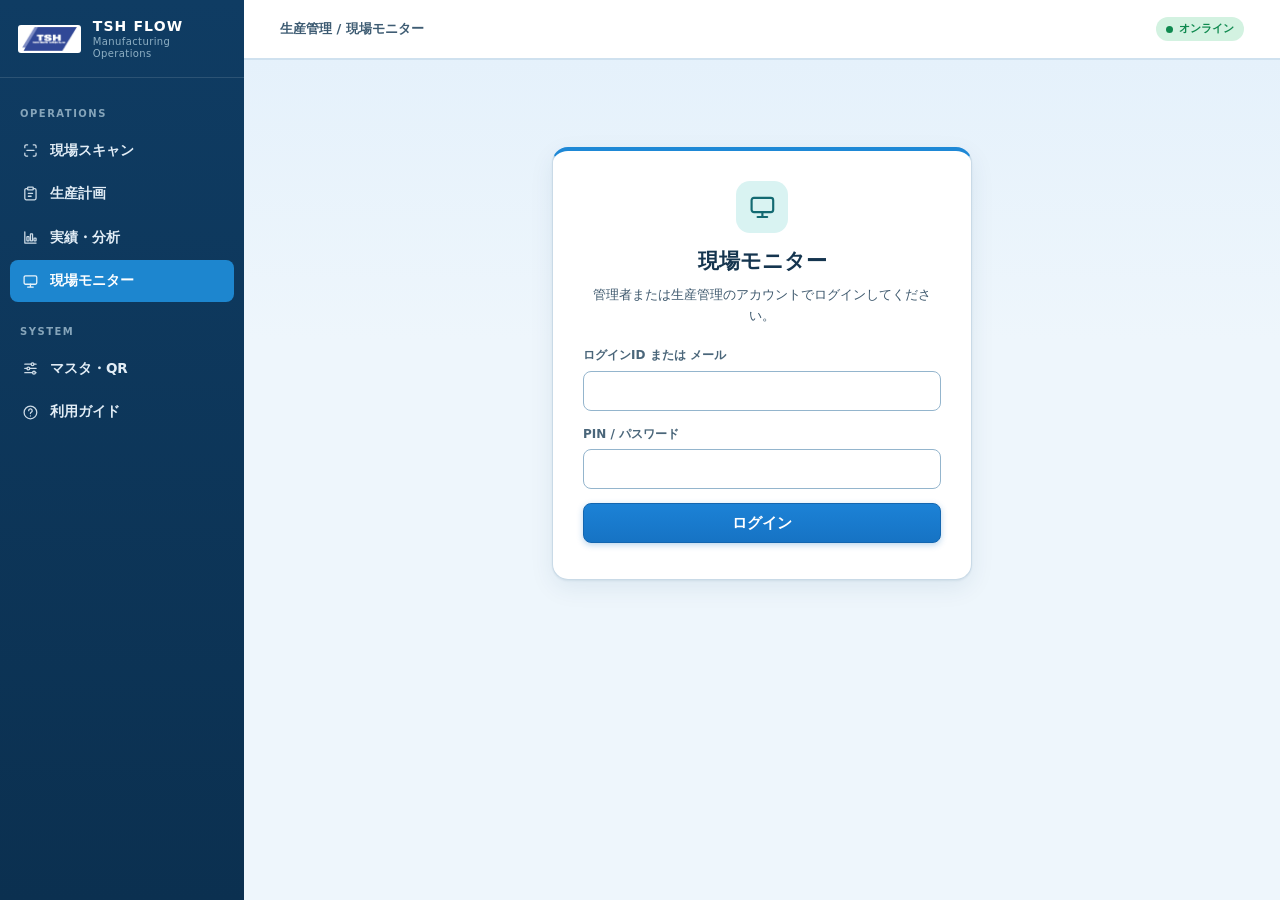
<file: signage.html>
<!doctype html>
<html lang="ja">
<head>
  <meta charset="utf-8">
  <meta name="viewport" content="width=device-width,initial-scale=1,viewport-fit=cover">
  <meta name="theme-color" content="#12324b">
  <title>現場モニター | TSH FLOW</title>
  <link rel="icon" href="assets/icon-192.png">
  <link rel="stylesheet" href="style.css?v=2026110603">
</head>
<body data-page="signage" class="signage-page">
  <div class="shell">
    <aside class="sidebar" id="sidebar"></aside>
    <div class="main">
      <header class="topbar" id="topbar"></header>
      <main class="content content-wide">
        <section id="loginPanel" class="auth-card hidden">
          <span class="auth-icon" data-i="monitor"></span>
          <h2>現場モニター</h2>
          <p>管理者または生産管理のアカウントでログインしてください。</p>
          <form id="loginForm">
            <label>ログインID または メール<input id="loginEmail" type="text" autocomplete="username" required></label>
            <label>PIN / パスワード<input id="loginPassword" type="password" autocomplete="current-password" required></label>
            <button class="btn btn-primary btn-block">ログイン</button>
          </form>
          <p id="loginMessage" class="form-msg bad"></p>
        </section>
        <section id="deniedPanel" class="auth-card hidden">
          <span class="auth-icon warn" data-i="alert"></span>
          <h2>この画面は利用できません</h2>
          <p>管理者または生産管理のアカウントでログインしてください。</p>
        </section>

        <div id="workspace" class="hidden">
          <div class="page-head">
            <div><p class="eyebrow">SHOP FLOOR / LIVE STATUS</p><h1>現場モニター</h1><p class="lead">スキャン記録をもとに、各Partの現在工程と作業状況を表示します。</p></div>
            <div class="head-actions">
              <span id="signageUpdated" class="muted small"></span>
              <time id="signageClock" class="sg-clock"></time>
              <button id="sgFull" type="button" class="btn btn-secondary" data-i="full"><span>全画面</span></button>
            </div>
          </div>
          <section id="sgKpis" class="sg-kpis"></section>
          <div class="sg-cols">
            <section class="panel">
              <div class="panel-head"><div><p class="kicker">PART LOCATION</p><h2>Part別 現在工程・状態</h2></div><span id="sgPage" class="count"></span></div>
              <p class="panel-note">「現在工程」は最後に記録された工程です。現品の物理位置は現場の運用に合わせて確認してください。</p>
              <div class="table-wrap"><table class="sg-table">
                <thead><tr><th>製番 / Part QR</th><th>得意先</th><th>品名 / 品番</th><th>現在工程</th><th>納期</th><th>状態</th><th>作業者 / 経過</th></tr></thead>
                <tbody id="signagePartRows"></tbody>
              </table></div>
            </section>
            <section class="panel">
              <div class="panel-head"><div><p class="kicker">OPERATOR LOAD</p><h2>本日の作業者</h2></div><span class="count">実作業時間</span></div>
              <ul id="signageOperatorRows" class="op-list"></ul>
            </section>
          </div>
        </div>
      </main>
    </div>
  </div>
  <nav class="tabbar" id="tabbar" aria-label="メニュー"></nav>
  <div id="toasts" class="toasts" aria-live="polite"></div>
  <script src="vendor/supabase-js-2.45.4.min.js"></script>
  <script src="config.js?v=2026110603"></script>
  <script src="app.js?v=2026110603"></script>
</body>
</html>
</file>
<file: style.css>
/* TSH FLOW design system
 * Navy / teal, restrained and readable on factory tablets, office PCs and wall monitors.
 * Sections: tokens · base · components · app shell · pages · kiosk · signage · home · print
 */

/* ---------- tokens ---------- */
:root {
  --navy: #12324b; --navy-2: #0d2538; --blue: #1f5f8d; --blue-700: #194f76; --teal: #187f86; --teal-50: #e8f4f4;
  --ink: #183149; --muted: #5d7385; --line: #d9e3ea; --line-soft: #eaf0f4; --bg: #f3f6f8; --paper: #fff;
  --ok: #17794f; --ok-bg: #e5f4ec; --warn: #9a6200; --warn-bg: #fff3d9; --bad: #b4372f; --bad-bg: #fdecea; --info: #1f5f8d; --info-bg: #e8f1f8;
  --r: 12px; --r-sm: 8px;
  --shadow: 0 1px 2px rgba(18, 50, 75, .05), 0 6px 20px rgba(18, 50, 75, .05);
  --font: -apple-system, BlinkMacSystemFont, "Hiragino Kaku Gothic ProN", "Hiragino Sans", "Yu Gothic UI", "Yu Gothic", Meiryo, "Noto Sans JP", system-ui, sans-serif;
  --focus: 0 0 0 3px rgba(31, 95, 141, .28);
}

/* ---------- base ---------- */
*, *::before, *::after { box-sizing: border-box; }
html { -webkit-text-size-adjust: 100%; }
body { margin: 0; background: var(--bg); color: var(--ink); font: 14px/1.6 var(--font); -webkit-font-smoothing: antialiased; }
a { color: inherit; text-decoration: none; }
button, input, select, textarea { font: inherit; color: inherit; }
button { cursor: pointer; }
button:disabled { cursor: not-allowed; opacity: .55; }
h1, h2, h3, p { margin: 0; }
:focus-visible { outline: none; box-shadow: var(--focus); }
.hidden { display: none !important; }
.mono { font-variant-numeric: tabular-nums; font-feature-settings: "tnum"; }
.num { text-align: right; font-variant-numeric: tabular-nums; }
.muted { color: var(--muted); }
.small { font-size: 12px; }
.i { width: 1.2em; height: 1.2em; flex: none; fill: none; stroke: currentColor; stroke-width: 1.8; stroke-linecap: round; stroke-linejoin: round; vertical-align: -.22em; }
.logo { height: 30px; width: auto; display: block; border-radius: 3px; background: #fff; padding: 2px 4px; }
@media (prefers-reduced-motion: reduce) { *, *::before, *::after { animation: none !important; transition: none !important; } }

/* ---------- buttons ---------- */
.btn { display: inline-flex; align-items: center; justify-content: center; gap: 7px; min-height: 40px; padding: 8px 16px; border: 1px solid transparent; border-radius: var(--r-sm); font-weight: 700; line-height: 1.2; white-space: nowrap; transition: background .15s, border-color .15s, transform .05s; }
.btn:active:not(:disabled) { transform: translateY(1px); }
.btn-primary { background: var(--blue); border-color: var(--blue); color: #fff; }
.btn-primary:hover:not(:disabled) { background: var(--blue-700); }
.btn-secondary { background: #fff; border-color: #b9c9d4; color: #234c68; }
.btn-secondary:hover:not(:disabled) { background: #f3f8fb; border-color: #96afc0; }
.btn-quiet { background: #f1f5f8; border-color: #dbe5eb; color: #405f74; }
.btn-quiet:hover:not(:disabled) { background: #e8eff4; }
.btn-ghost { background: transparent; color: #2a5471; }
.btn-ghost:hover:not(:disabled) { background: rgba(31, 95, 141, .09); }
.btn-ghost.danger, .danger { color: var(--bad); }
.btn-danger { background: var(--bad); border-color: var(--bad); color: #fff; }
.btn-sm { min-height: 32px; padding: 5px 11px; font-size: 12.5px; border-radius: 6px; }
.btn-block { width: 100%; }
.btn-row { display: flex; flex-wrap: wrap; gap: 8px; }
.icon-btn { display: inline-grid; place-items: center; width: 38px; height: 38px; border: 1px solid #c4d3dc; border-radius: var(--r-sm); background: #fff; color: #2a5471; }
.icon-btn:hover { background: #f3f8fb; }

/* ---------- forms ---------- */
input, select, textarea { width: 100%; min-height: 40px; padding: 8px 11px; border: 1px solid #c4d3dc; border-radius: var(--r-sm); background: #fff; }
input[type=checkbox], input[type=radio] { width: auto; min-height: 0; accent-color: var(--blue); }
input:focus, select:focus, textarea:focus { outline: none; border-color: var(--blue); box-shadow: var(--focus); }
textarea { resize: vertical; }
input[type=file] { padding: 7px; background: #fbfcfd; }
label.field, label.field-inline { display: flex; flex-direction: column; gap: 5px; color: #4a667a; font-size: 12px; font-weight: 700; }
label.field-inline { flex-direction: row; align-items: center; gap: 8px; white-space: nowrap; }
label.field-inline select { width: auto; min-width: 150px; }
.hint { color: var(--muted); font-weight: 500; }
.inline-form { display: flex; flex-wrap: wrap; gap: 9px; margin: 14px 0; }
.inline-form input { flex: 1 1 160px; min-width: 130px; }
.form-msg { margin-top: 10px; color: var(--muted); font-size: 12.5px; }
.form-msg.bad { color: var(--bad); font-weight: 700; }
.search { position: relative; flex: 1 1 260px; max-width: 420px; }
.search .i { position: absolute; left: 11px; top: 50%; transform: translateY(-50%); color: #7f94a4; pointer-events: none; }
.search input { padding-left: 36px; }
.switch { display: inline-flex; align-items: center; gap: 8px; font-size: 12.5px; font-weight: 700; color: #4a667a; cursor: pointer; user-select: none; }
.switch input { position: absolute; opacity: 0; width: 0; height: 0; }
.switch span { position: relative; width: 38px; height: 22px; border-radius: 99px; background: #c1d0da; transition: background .15s; flex: none; margin-right: 0; }
.switch span::after { content: ""; position: absolute; left: 3px; top: 3px; width: 16px; height: 16px; border-radius: 50%; background: #fff; transition: transform .15s; box-shadow: 0 1px 2px rgba(0, 0, 0, .25); }
.switch input:checked + span { background: var(--teal); }
.switch input:checked + span::after { transform: translateX(16px); }
.switch input:focus-visible + span { box-shadow: var(--focus); }

/* ---------- cards / panels ---------- */
.panel { margin: 0 0 16px; padding: 22px; border: 1px solid var(--line); border-radius: var(--r); background: var(--paper); box-shadow: var(--shadow); }
.panel h2 { font-size: 17px; line-height: 1.4; color: #1a415c; }
.panel > h2 + p { margin-top: 8px; color: #4f677a; }
.panel-head { display: flex; align-items: flex-start; justify-content: space-between; gap: 12px; margin-bottom: 14px; }
.kicker, .eyebrow { margin-bottom: 4px; color: #197680; font-size: 10.5px; font-weight: 800; letter-spacing: .14em; text-transform: uppercase; }
.count { display: inline-flex; padding: 3px 10px; border-radius: 99px; background: var(--teal-50); color: #136a72; font-size: 11.5px; font-weight: 800; white-space: nowrap; }
.panel-note { margin: -4px 0 14px; color: var(--muted); font-size: 13px; line-height: 1.65; }
.grid-2 { display: grid; grid-template-columns: repeat(2, minmax(0, 1fr)); gap: 16px; margin-bottom: 16px; }
.grid-2 > .panel { margin: 0; }
.grid-2.tight { gap: 12px; margin-bottom: 0; }
.alert { display: flex; gap: 10px; align-items: flex-start; margin: 0 0 12px; padding: 12px 14px; border-radius: var(--r-sm); font-size: 13px; line-height: 1.55; }
.alert .i { margin-top: 2px; }
.alert p { margin-top: 2px; font-weight: 500; }
.alert ul { margin: 6px 0 0; padding-left: 18px; font-weight: 500; }
.alert-warn { background: var(--warn-bg); color: #5f3f00; border: 1px solid #f0d99d; }
.alert-info { background: var(--info-bg); color: #164a70; border: 1px solid #c9deee; }
.alert-bad { background: var(--bad-bg); color: #7d201a; border: 1px solid #f0c5c1; }

/* ---------- tables ---------- */
.table-wrap { overflow: auto; border: 1px solid var(--line-soft); border-radius: var(--r-sm); -webkit-overflow-scrolling: touch; }
table { width: 100%; border-collapse: collapse; font-size: 13px; }
th { position: sticky; top: 0; z-index: 1; padding: 10px 12px; background: #f6f9fb; color: #5b7386; font-size: 11px; font-weight: 800; letter-spacing: .04em; text-align: left; white-space: nowrap; border-bottom: 1px solid var(--line); }
th.num { text-align: right; }
td { padding: 10px 12px; border-bottom: 1px solid var(--line-soft); vertical-align: middle; }
td small { display: block; margin-top: 2px; color: #70879a; font-size: 11.5px; line-height: 1.4; }
tbody tr:last-child td { border-bottom: 0; }
tbody tr:hover td { background: #fafcfd; }
td.empty, .empty { padding: 26px 12px; color: #8294a2; text-align: center; font-size: 13px; }
.row-warn td { background: #fff9ec; }
td.chk, th.chk { width: 38px; padding-right: 0; }
em.neg { color: var(--bad); font-style: normal; font-weight: 800; }
em.pos { color: var(--ok); font-style: normal; font-weight: 800; }
.plan-table { min-width: 940px; }
.route-line { display: flex; align-items: center; gap: 6px; }

/* ---------- pills, chips, status ---------- */
.pill { display: inline-flex; align-items: center; gap: 6px; padding: 3px 10px; border-radius: 99px; font-size: 11.5px; font-weight: 800; white-space: nowrap; }
.pill-ok { background: var(--ok-bg); color: var(--ok); }
.pill-warn { background: var(--warn-bg); color: var(--warn); }
.pill-bad { background: var(--bad-bg); color: var(--bad); }
.pill-neutral { background: #edf2f6; color: #4a6479; }
.pill-done { background: var(--info-bg); color: var(--info); }
.due { font-weight: 700; font-variant-numeric: tabular-nums; }
.due-over { color: var(--bad); }
.due-soon { color: var(--warn); }
.pulse, .pulse-dot { display: inline-block; width: 8px; height: 8px; border-radius: 50%; background: currentColor; animation: pulse 1.6s ease-out infinite; }
@keyframes pulse { 0% { box-shadow: 0 0 0 0 rgba(23, 121, 79, .45); } 100% { box-shadow: 0 0 0 9px rgba(23, 121, 79, 0); } }
.route { display: inline-flex; gap: 3px; align-items: center; }
.route i { width: 14px; height: 5px; border-radius: 3px; background: #d3dfe7; }
.route i.done { background: var(--teal); }
.route i.cur { background: var(--blue); box-shadow: 0 0 0 2px rgba(31, 95, 141, .2); }
.chips { display: flex; flex-wrap: wrap; gap: 6px; }
.chip { display: inline-flex; align-items: center; gap: 6px; padding: 6px 12px; border: 1px solid #cfdce5; border-radius: 99px; background: #fff; color: #3f5d72; font-size: 12.5px; font-weight: 700; }
.chip b { padding: 0 6px; border-radius: 99px; background: #edf2f6; font-size: 11px; font-variant-numeric: tabular-nums; }
.chip:hover { background: #f4f8fb; }
.chip.on { background: var(--navy); border-color: var(--navy); color: #fff; }
.chip.on b { background: rgba(255, 255, 255, .22); }
.avatar { display: inline-grid; place-items: center; width: 34px; height: 34px; border-radius: 50%; background: var(--teal-50); color: #136a72; font-weight: 800; flex: none; }
.filters, .toolbar { display: flex; flex-wrap: wrap; align-items: center; gap: 10px 14px; margin-bottom: 14px; }
.toolbar { padding: 10px 14px; border: 1px solid var(--line); border-radius: var(--r); background: #fff; }
.date-nav { display: flex; align-items: center; gap: 6px; }
.date-nav input { width: 160px; }
.toolbar .small { margin-left: auto; }

/* ---------- app shell ---------- */
.shell { display: flex; min-height: 100vh; min-height: 100dvh; }
.sidebar { position: sticky; top: 0; align-self: flex-start; display: flex; flex-direction: column; width: 244px; height: 100vh; height: 100dvh; padding: 0 0 20px; background: var(--navy); color: #d3e0e8; overflow-y: auto; flex: none; }
.side-brand { display: flex; align-items: center; gap: 12px; padding: 18px 18px 16px; border-bottom: 1px solid rgba(255, 255, 255, .12); }
.side-brand span { display: flex; flex-direction: column; line-height: 1.25; }
.side-brand b { color: #fff; font-size: 14px; letter-spacing: .08em; }
.side-brand small { color: #8fb0c4; font-size: 10px; letter-spacing: .04em; }
.side-brand .logo { height: 28px; }
.side-brand.light b { color: var(--ink); }
.side-brand.light small { color: var(--muted); }
.side-nav { padding: 6px 10px; }
.side-label { margin: 22px 10px 8px; color: #86a5ba; font-size: 10px; font-weight: 800; letter-spacing: .15em; }
.side-link { display: flex; align-items: center; gap: 11px; margin: 2px 0; padding: 10px 12px; border-radius: 8px; color: #d3e0e8; font-weight: 600; font-size: 13.5px; }
.side-link .i { width: 1.25em; height: 1.25em; opacity: .9; }
.side-link:hover { background: rgba(255, 255, 255, .08); }
.side-link.active { background: #20557c; color: #fff; box-shadow: inset 3px 0 0 #5fd3cb; }
.main { flex: 1; min-width: 0; display: flex; flex-direction: column; }
.topbar { position: sticky; top: 0; z-index: 20; display: flex; align-items: center; justify-content: space-between; gap: 14px; min-height: 60px; padding: 0 clamp(16px, 3vw, 36px); background: rgba(255, 255, 255, .94); backdrop-filter: blur(8px); border-bottom: 1px solid var(--line); }
.crumb { color: #3e5c73; font-size: 13px; font-weight: 700; }
.top-actions { display: flex; align-items: center; gap: 10px; }
.top-user { max-width: 240px; overflow: hidden; text-overflow: ellipsis; white-space: nowrap; color: #456176; font-size: 12px; font-weight: 700; }
.net-badge { display: inline-flex; align-items: center; gap: 6px; padding: 3px 10px; border-radius: 99px; font-size: 11px; font-weight: 800; }
.net-badge i { width: 7px; height: 7px; border-radius: 50%; background: currentColor; }
.net-ok { background: var(--ok-bg); color: var(--ok); }
.net-bad { background: var(--bad-bg); color: var(--bad); }
.content { width: min(1360px, 100%); margin: 0 auto; padding: clamp(18px, 2.6vw, 34px) clamp(16px, 3vw, 36px) 60px; }
.content-wide { width: min(1800px, 100%); }
.page-head { display: flex; align-items: flex-end; justify-content: space-between; gap: 18px; flex-wrap: wrap; margin-bottom: 18px; }
.page-head h1 { font-size: clamp(24px, 2.6vw, 30px); line-height: 1.25; letter-spacing: .01em; color: #15354f; }
.lead { margin-top: 6px; color: var(--muted); font-size: 13.5px; max-width: 62ch; }
.head-actions { display: flex; align-items: center; gap: 8px; flex-wrap: wrap; }
.tabbar { display: none; }

/* auth */
.auth-card { width: min(420px, 100%); margin: 6vh auto 0; padding: 30px; border: 1px solid var(--line); border-radius: 16px; background: #fff; box-shadow: var(--shadow); text-align: center; }
.auth-card h2 { margin-top: 12px; font-size: 21px; color: #15354f; }
.auth-card > p { margin-top: 6px; color: var(--muted); font-size: 13px; }
.auth-card form { display: grid; gap: 14px; margin-top: 20px; text-align: left; }
.auth-card label { display: flex; flex-direction: column; gap: 5px; color: #4a667a; font-size: 12px; font-weight: 700; }
.auth-icon { display: inline-grid; place-items: center; width: 52px; height: 52px; border-radius: 14px; background: var(--teal-50); color: #136a72; font-size: 24px; }
.auth-icon.warn { background: var(--warn-bg); color: var(--warn); }

/* ---------- KPI / bars / events ---------- */
.kpi-grid, .sg-kpis { display: grid; grid-template-columns: repeat(4, minmax(0, 1fr)); gap: 14px; margin-bottom: 16px; }
.kpi { display: flex; gap: 14px; align-items: center; padding: 18px; border: 1px solid var(--line); border-radius: var(--r); background: #fff; box-shadow: var(--shadow); }
.kpi-icon { display: grid; place-items: center; width: 44px; height: 44px; border-radius: 12px; background: var(--info-bg); color: var(--blue); font-size: 21px; flex: none; }
.kpi.ok .kpi-icon { background: var(--ok-bg); color: var(--ok); }
.kpi.warn .kpi-icon { background: var(--warn-bg); color: var(--warn); }
.kpi.bad .kpi-icon { background: var(--bad-bg); color: var(--bad); }
.kpi p { color: var(--muted); font-size: 12px; font-weight: 700; }
.kpi strong { display: block; font-size: 28px; line-height: 1.2; color: #14344d; font-variant-numeric: tabular-nums; }
.kpi strong small { font-size: 13px; font-weight: 700; color: var(--muted); margin: 0; }
.kpi > div > small { display: block; margin-top: 2px; color: #70879a; font-size: 11.5px; }
.bars { display: grid; gap: 10px; }
.bar-row { display: grid; grid-template-columns: minmax(80px, 150px) 1fr 74px; gap: 12px; align-items: center; font-size: 12.5px; }
.bar-row b { overflow: hidden; text-overflow: ellipsis; white-space: nowrap; font-weight: 700; color: #2c4b62; }
.bar-row span { text-align: right; font-variant-numeric: tabular-nums; color: #3e5c73; font-weight: 700; }
.bar { height: 10px; border-radius: 99px; background: #e9f0f4; overflow: hidden; }
.bar i { display: block; height: 100%; border-radius: 99px; background: linear-gradient(90deg, #1f6f9d, #1fa39a); }
.events { display: grid; gap: 2px; max-height: 360px; overflow: auto; }
.event { display: flex; gap: 12px; padding: 10px 2px; border-bottom: 1px solid var(--line-soft); }
.event-i { display: grid; place-items: center; width: 34px; height: 34px; border-radius: 10px; background: var(--warn-bg); color: var(--warn); flex: none; }
.event b { font-size: 13px; }
.event small { display: block; color: #70879a; font-size: 11.5px; }
.event p { margin-top: 3px; color: #3e5c73; font-size: 12.5px; }

/* ---------- tabs ---------- */
.tabs { display: flex; gap: 4px; margin-bottom: 16px; padding: 4px; border: 1px solid var(--line); border-radius: 12px; background: #fff; width: max-content; max-width: 100%; overflow-x: auto; }
.tab { display: inline-flex; align-items: center; gap: 8px; padding: 9px 16px; border: 0; border-radius: 9px; background: transparent; color: #4a667a; font-weight: 700; white-space: nowrap; }
.tab:hover { background: #f1f6f9; }
.tab.on { background: var(--navy); color: #fff; }

/* ---------- admin forms ---------- */
.import-row { display: flex; flex-wrap: wrap; align-items: center; gap: 10px; margin: 6px 0 4px; }
.import-row input[type=file] { flex: 1 1 280px; max-width: 460px; }
.import-preview { margin-top: 16px; padding-top: 16px; border-top: 1px dashed #c9d8e1; }
.preview-sum { display: flex; gap: 12px; margin-bottom: 14px; }
.preview-sum div { min-width: 110px; padding: 10px 16px; border-radius: 10px; background: #f3f8fb; text-align: center; }
.preview-sum div.bad { background: var(--bad-bg); color: var(--bad); }
.preview-sum b { display: block; font-size: 24px; line-height: 1.2; font-variant-numeric: tabular-nums; }
.preview-sum span { font-size: 11.5px; font-weight: 700; color: var(--muted); }
.preview-table { margin: 12px 0; }
.preview-actions { display: flex; justify-content: flex-end; gap: 8px; margin-top: 12px; }
.plan-form { display: grid; gap: 16px; }
.form-step { display: flex; align-items: center; gap: 12px; padding-bottom: 8px; border-bottom: 1px solid var(--line-soft); }
.form-step > span { display: grid; place-items: center; width: 26px; height: 26px; border-radius: 50%; background: var(--info-bg); color: var(--blue); font-size: 12px; font-weight: 800; }
.form-step b { display: block; color: #1d425d; font-size: 14px; }
.form-step small { color: var(--muted); font-size: 11.5px; }
.field-grid { display: grid; grid-template-columns: repeat(4, minmax(0, 1fr)); gap: 14px; }
.field.wide { grid-column: span 2; }
.route-picker { display: flex; flex-wrap: wrap; gap: 8px; padding: 12px; border: 1px solid #c4d3dc; border-radius: 10px; background: #fbfcfd; min-height: 54px; }
.chip-route { display: inline-flex; align-items: center; gap: 7px; padding: 8px 14px; border: 1px solid #cbd9e2; border-radius: 99px; background: #fff; color: #36556a; font-weight: 700; font-size: 13px; }
.chip-route:hover { background: #f3f8fb; }
.chip-route.on { background: var(--blue); border-color: var(--blue); color: #fff; }
.chip-route b { display: grid; place-items: center; width: 20px; height: 20px; border-radius: 50%; background: #fff; color: var(--blue); font-size: 11px; }
.route-empty { color: var(--bad); font-size: 12.5px; }
.route-preview { margin: -6px 0 0; color: #3e5c73; font-size: 13px; font-weight: 700; }
.form-foot { display: flex; align-items: center; justify-content: space-between; gap: 16px; flex-wrap: wrap; padding-top: 4px; }
.form-foot p { color: var(--muted); font-size: 12.5px; }
.import-box { padding: 14px; border: 1px solid var(--line); border-radius: 10px; background: #fbfcfd; }
.import-box b { display: block; margin-bottom: 8px; color: #254d67; }
.import-box input { margin-bottom: 10px; }
.op-list { list-style: none; margin: 10px 0 14px; padding: 0; display: grid; gap: 0; max-height: 420px; overflow: auto; }
.op-row { display: flex; align-items: center; gap: 12px; padding: 10px 2px; border-bottom: 1px solid var(--line-soft); }
.op-row > div:first-of-type { flex: 1; min-width: 0; }
.op-row b { display: block; }
.op-row small { color: #70879a; font-size: 11.5px; }
.op-row.on .avatar { background: var(--ok-bg); color: var(--ok); }
.row-actions { display: flex; gap: 6px; flex: none; }
.inline-save { display: flex; align-items: center; gap: 6px; }
.inline-save input { width: 84px; min-height: 34px; text-align: right; }

/* ---------- dialogs / toasts ---------- */
dialog.dialog { width: min(480px, calc(100vw - 24px)); padding: 22px; border: 0; border-radius: 16px; background: #fff; color: var(--ink); box-shadow: 0 24px 60px rgba(8, 30, 48, .35); }
dialog.dialog::backdrop { background: rgba(10, 30, 46, .5); backdrop-filter: blur(2px); }
.dialog h2 { margin-bottom: 12px; font-size: 18px; color: #15354f; }
.dialog p { margin-bottom: 10px; }
.dialog menu { display: flex; justify-content: flex-end; gap: 8px; margin: 16px 0 0; padding: 0; }
.dialog .field { margin-top: 12px; }
.dialog-qr { width: min(380px, calc(100vw - 24px)); text-align: center; }
.qr-sheet { display: grid; justify-items: center; gap: 8px; }
.qr-box { padding: 12px; border: 1px solid var(--line); border-radius: 12px; background: #fff; }
.qr-box img, .qr-box canvas { display: block; }
.qr-sheet h2 { margin: 6px 0 0; }
.qr-sheet code { max-width: 100%; overflow-wrap: anywhere; color: #577187; font-size: 12px; }
.dialog-qr menu { justify-content: center; }
.toasts { position: fixed; z-index: 100; right: 16px; bottom: 16px; display: grid; gap: 8px; width: min(380px, calc(100vw - 32px)); pointer-events: none; }
.toast { display: flex; gap: 10px; align-items: flex-start; padding: 12px 14px; border-radius: 12px; background: var(--navy); color: #fff; box-shadow: 0 10px 30px rgba(8, 30, 48, .3); font-size: 13.5px; font-weight: 600; line-height: 1.5; animation: toastIn .2s ease-out; pointer-events: auto; }
.toast .i { margin-top: 2px; }
.toast-ok { background: #135d3f; }
.toast-error { background: #8f2a24; }
.toast.out { opacity: 0; transform: translateY(8px); transition: .25s; }
@keyframes toastIn { from { opacity: 0; transform: translateY(10px); } to { opacity: 1; transform: none; } }

/* ---------- signage ---------- */
.sg-kpis { grid-template-columns: repeat(4, minmax(0, 1fr)); }
.sg-kpi { display: flex; align-items: center; justify-content: space-between; min-height: 92px; padding: 16px 24px; border: 1px solid var(--line); border-left: 6px solid #9fb4c3; border-radius: var(--r); background: #fff; }
.sg-kpi.ok { border-left-color: var(--ok); }
.sg-kpi.warn { border-left-color: #d89a1c; }
.sg-kpi.bad { border-left-color: var(--bad); }
.sg-kpi span { color: #4f677a; font-size: clamp(14px, 1.1vw, 18px); font-weight: 700; }
.sg-kpi strong { font-size: clamp(30px, 3vw, 46px); line-height: 1; font-variant-numeric: tabular-nums; color: #14344d; }
.sg-kpi strong small { margin-left: 4px; font-size: 14px; color: var(--muted); }
.sg-clock { padding: 9px 16px; border: 1px solid var(--line); border-radius: 10px; background: #fff; font-size: 17px; font-weight: 700; font-variant-numeric: tabular-nums; }
.sg-cols { display: grid; grid-template-columns: minmax(0, 1.9fr) minmax(300px, .8fr); gap: 16px; align-items: start; }
.sg-cols > .panel { margin: 0; }
.sg-table td { font-size: clamp(13px, 1vw, 16px); padding-block: 12px; }
.sg-table td small.mono { display: block; margin-top: 2px; }
.signage-page .panel-head h2 { font-size: clamp(17px, 1.3vw, 21px); }

/* ---------- kiosk (operator) ---------- */
.kiosk { min-height: 100vh; min-height: 100dvh; background: radial-gradient(circle at 50% -10%, #dcefee, transparent 42%), var(--bg); -webkit-tap-highlight-color: transparent; touch-action: manipulation; user-select: none; -webkit-user-select: none; }
.kiosk input, .kiosk textarea { user-select: text; -webkit-user-select: text; }
.kiosk-app { min-height: 100vh; min-height: 100dvh; display: flex; flex-direction: column; padding: max(10px, env(safe-area-inset-top)) clamp(12px, 3vw, 40px) max(10px, env(safe-area-inset-bottom)); }
.k-head { display: grid; grid-template-columns: 1fr auto 1fr; align-items: center; gap: 12px; width: min(1100px, 100%); margin: 0 auto; padding: 8px 0 12px; border-bottom: 1px solid #d5e0e7; }
.k-brand { display: flex; align-items: center; gap: 10px; }
.k-brand span { display: flex; flex-direction: column; line-height: 1.25; }
.k-brand b { font-size: 14px; letter-spacing: .08em; color: #15354f; }
.k-brand small { color: var(--muted); font-size: 10px; }
.k-steps { display: flex; gap: 6px; margin: 0; padding: 0; list-style: none; }
.k-steps li { display: flex; align-items: center; gap: 7px; padding: 6px 12px; border-radius: 99px; background: #e8eff3; color: #6a8294; font-size: 12.5px; font-weight: 700; }
.k-steps b { display: grid; place-items: center; width: 20px; height: 20px; border-radius: 50%; background: #c9d7e0; color: #fff; font-size: 11px; }
.k-steps li.active { background: var(--navy); color: #fff; }
.k-steps li.active b { background: #5fd3cb; color: var(--navy); }
.k-steps li.done { background: var(--ok-bg); color: var(--ok); }
.k-steps li.done b { background: var(--ok); }
.k-tools { display: flex; justify-content: flex-end; gap: 4px; }
.net-banner { display: flex; align-items: center; justify-content: center; gap: 8px; margin: 8px auto 0; padding: 8px 14px; width: min(1100px, 100%); border-radius: 10px; background: var(--bad); color: #fff; font-weight: 700; }
.k-stage { width: min(900px, 100%); margin: 0 auto; flex: 1; display: flex; flex-direction: column; gap: 14px; padding: clamp(14px, 3vh, 34px) 0; }
.worker-chip { display: inline-flex; align-items: center; gap: 10px; align-self: center; min-height: 46px; padding: 6px 8px 6px 14px; border: 1px solid #d3dfe6; border-radius: 99px; background: #fff; color: #5b7386; font-weight: 700; box-shadow: var(--shadow); }
.worker-chip.on { padding-left: 8px; color: var(--ink); }
.worker-chip .who { display: flex; flex-direction: column; line-height: 1.25; }
.worker-chip .who small { color: #70879a; font-size: 11px; }
.k-heading { text-align: center; margin: 4px 0 4px; }
.k-heading h1 { font-size: clamp(26px, 4.4vw, 40px); line-height: 1.3; color: #14344d; letter-spacing: .01em; }
.k-heading p { margin-top: 6px; color: var(--muted); font-size: clamp(14px, 1.6vw, 16px); }
.scan-card { width: min(640px, 100%); margin: 0 auto; padding: clamp(12px, 2vw, 22px); border: 1px solid #d4e0e7; border-radius: 20px; background: #fff; box-shadow: var(--shadow); }
.reader-frame { position: relative; width: 100%; aspect-ratio: 4 / 3; max-height: 46vh; border-radius: 14px; overflow: hidden; background: #0e2a40; }
.reader-frame #reader { position: absolute; inset: 0; border: 0 !important; }
.reader-frame #reader video { width: 100% !important; height: 100% !important; object-fit: cover !important; }
.reader-frame #reader > div:not([id$="scan_region"]) { display: none !important; }
.scan-corners { position: absolute; inset: 16% 22%; pointer-events: none; }
.scan-corners i { position: absolute; width: 28px; height: 28px; border: 4px solid #5fd3cb; }
.scan-corners i:nth-child(1) { left: 0; top: 0; border-right: 0; border-bottom: 0; border-top-left-radius: 10px; }
.scan-corners i:nth-child(2) { right: 0; top: 0; border-left: 0; border-bottom: 0; border-top-right-radius: 10px; }
.scan-corners i:nth-child(3) { left: 0; bottom: 0; border-right: 0; border-top: 0; border-bottom-left-radius: 10px; }
.scan-corners i:nth-child(4) { right: 0; bottom: 0; border-left: 0; border-top: 0; border-bottom-right-radius: 10px; }
.scan-beam { position: absolute; left: 22%; right: 22%; top: 20%; height: 2px; background: #5fd3cb; box-shadow: 0 0 14px #5fd3cb; animation: beam 2.2s ease-in-out infinite; pointer-events: none; }
@keyframes beam { 0%, 100% { top: 20%; } 50% { top: 78%; } }
.camera-message { margin-top: 12px; text-align: center; color: #4a667a; font-size: 13.5px; font-weight: 600; }
.manual { align-self: center; width: min(420px, 100%); text-align: center; }
.manual label { display: inline-flex; align-items: center; gap: 6px; margin-bottom: 6px; color: #4a667a; font-size: 12.5px; font-weight: 700; }
.manual form > div { display: flex; gap: 8px; }
.manual input { text-transform: uppercase; font-size: 16px; min-height: 48px; }
.manual .btn { min-height: 48px; }
.manual small { display: block; margin-top: 6px; color: #8296a5; font-size: 11.5px; }
.run-banner { display: flex; align-items: center; gap: 12px; align-self: center; width: min(640px, 100%); padding: 12px 16px; border: 1px solid #b9dccc; border-radius: 14px; background: var(--ok-bg); color: var(--ok); }
.run-banner > div { flex: 1; min-width: 0; }
.run-banner b { display: block; overflow: hidden; text-overflow: ellipsis; white-space: nowrap; color: #0f4f33; }
.run-banner small { font-weight: 700; }

.job-card { padding: clamp(18px, 3.2vw, 32px); border: 1px solid #d4e0e7; border-radius: 22px; background: #fff; box-shadow: var(--shadow); }
.job-top { display: flex; justify-content: space-between; }
.job-card h2 { margin-top: 12px; font-size: clamp(22px, 3.4vw, 32px); line-height: 1.3; color: #14344d; overflow-wrap: anywhere; }
.job-process { margin-top: 4px; color: var(--teal); font-size: clamp(16px, 2vw, 19px); font-weight: 800; }
.job-meta { display: flex; flex-wrap: wrap; gap: 6px 22px; margin: 14px 0 0; }
.job-meta div { min-width: 0; }
.job-meta dt { color: #7d92a2; font-size: 11px; font-weight: 700; }
.job-meta dd { margin: 0; color: #2c4b62; font-weight: 700; }
.job-route { display: flex; flex-wrap: wrap; gap: 6px; margin: 16px 0 0; padding: 0; list-style: none; }
.job-route li { display: flex; align-items: center; gap: 6px; padding: 5px 11px 5px 6px; border-radius: 99px; background: #eef3f6; color: #6a8294; font-size: 12px; font-weight: 700; }
.job-route li b { display: grid; place-items: center; width: 20px; height: 20px; border-radius: 50%; background: #cddae3; color: #fff; font-size: 10.5px; }
.job-route li.done { background: var(--ok-bg); color: var(--ok); }
.job-route li.done b { background: var(--ok); }
.job-route li.cur { background: var(--navy); color: #fff; }
.job-route li.cur b { background: #5fd3cb; color: var(--navy); }
.timer-box { display: flex; align-items: baseline; justify-content: space-between; gap: 12px; margin-top: 18px; padding: 14px 20px; border-radius: 16px; background: var(--navy); color: #cfe3ee; }
.timer-box span { font-weight: 700; font-size: 13px; }
.timer-box strong { color: #fff; font-size: clamp(34px, 7vw, 56px); line-height: 1; letter-spacing: .02em; }
.job-total { display: grid; grid-template-columns: 1fr 1fr; gap: 6px 20px; margin-top: 18px; }
.job-total span { display: block; color: #7d92a2; font-size: 11.5px; font-weight: 700; }
.job-total b { font-size: clamp(18px, 2.4vw, 22px); font-variant-numeric: tabular-nums; color: #1b4160; }
.job-progress { grid-column: 1 / -1; height: 8px; border-radius: 99px; background: #e8eff3; overflow: hidden; }
.job-progress i { display: block; height: 100%; width: 0; border-radius: 99px; background: linear-gradient(90deg, #1f6f9d, #1fa39a); transition: width .6s; }
.job-progress.over i { background: linear-gradient(90deg, #d89a1c, #c4561f); }
.work-actions { display: grid; grid-template-columns: 2fr 1fr 1fr; gap: 12px; margin-top: 22px; }
.kbtn { display: flex; align-items: center; justify-content: center; gap: 10px; min-height: clamp(64px, 9vh, 84px); padding: 10px 14px; border: 1px solid transparent; border-radius: 16px; font-size: clamp(17px, 2.2vw, 22px); font-weight: 800; line-height: 1.2; transition: transform .05s, filter .15s; }
.kbtn .i { width: 1.3em; height: 1.3em; }
.kbtn:active { transform: scale(.985); }
.kbtn-primary { background: linear-gradient(180deg, #2a78a8, #1f5f8d); color: #fff; box-shadow: 0 10px 22px rgba(31, 95, 141, .28); }
.kbtn-warn { background: var(--warn-bg); border-color: #ecd08f; color: #7a4e00; }
.kbtn-quiet { background: #f1f5f8; border-color: #d6e1e8; color: #3f5d72; }
.kbtn-xl { grid-column: span 2; min-height: clamp(78px, 11vh, 104px); font-size: clamp(22px, 3vw, 30px); }
.work-actions:has(.kbtn-xl), .work-actions:has(#btnComplete) { grid-template-columns: 2fr 1fr; }
.work-actions:has(#btnComplete) .kbtn-quiet { grid-column: 1 / -1; min-height: 52px; font-size: 15px; }
.is-busy .kbtn, .is-busy .btn { pointer-events: none; opacity: .6; }
.k-foot { display: flex; justify-content: space-between; width: min(1100px, 100%); margin: 0 auto; padding-top: 8px; border-top: 1px solid #d5e0e7; color: #7d92a2; font-size: 12px; }
.worker-chip .btn { margin-left: 2px; }
.issue-grid { display: grid; grid-template-columns: 1fr 1fr; gap: 10px; }
.issue-choice { display: flex; flex-direction: column; align-items: center; justify-content: center; gap: 6px; min-height: 92px; padding: 12px; border: 1px solid #d4e0e7; border-radius: 14px; background: #f7fafc; color: #24425b; font-weight: 800; font-size: 15px; }
.issue-choice .i { width: 1.7em; height: 1.7em; color: var(--warn); }
.issue-choice:hover { background: #fff; border-color: #aac0cf; }
.done-overlay { position: fixed; inset: 0; z-index: 60; display: grid; place-items: center; padding: 20px; background: rgba(12, 38, 58, .86); backdrop-filter: blur(6px); animation: fade .18s; }
.done-card { width: min(480px, 100%); padding: 34px 26px; border-radius: 24px; background: #fff; text-align: center; box-shadow: 0 30px 70px rgba(0, 0, 0, .35); }
.done-icon { display: inline-grid; place-items: center; width: 88px; height: 88px; border-radius: 50%; background: var(--ok-bg); color: var(--ok); font-size: 46px; animation: pop .35s cubic-bezier(.2, 1.4, .4, 1); }
.is-pause .done-icon { background: var(--warn-bg); color: var(--warn); }
.done-card h2 { margin-top: 16px; font-size: 24px; color: #14344d; }
.done-card p { margin-top: 8px; color: #3e5c73; font-weight: 700; }
.done-card small { display: block; margin-top: 14px; color: #8296a5; }
@keyframes pop { from { transform: scale(.4); opacity: 0; } to { transform: none; opacity: 1; } }
@keyframes fade { from { opacity: 0; } to { opacity: 1; } }

/* ---------- home ---------- */
.home-shell { min-height: 100vh; padding: 0 clamp(16px, 4vw, 48px) 48px; background: radial-gradient(circle at 88% 4%, rgba(48, 198, 185, .16), transparent 28%), linear-gradient(150deg, #f8fbfc, #e9f1f4); }
.home-nav { display: flex; align-items: center; justify-content: space-between; width: min(1240px, 100%); height: 84px; margin: 0 auto; }
.home-brand { display: flex; align-items: center; gap: 12px; }
.home-brand span { display: flex; flex-direction: column; line-height: 1.25; }
.home-brand b { letter-spacing: .08em; color: #15354f; }
.home-brand small { color: var(--muted); font-size: 10px; }
.home-nav-right { display: flex; align-items: center; gap: 18px; color: #557287; font-weight: 700; font-size: 13px; }
.hero { display: grid; grid-template-columns: 1.15fr .85fr; gap: clamp(24px, 5vw, 60px); align-items: center; width: min(1240px, 100%); margin: 14px auto 18px; padding: clamp(30px, 5vw, 64px); border-radius: 26px; background: linear-gradient(125deg, #0b2c47, #0c5b74 66%, #11877f); color: #fff; box-shadow: 0 26px 54px rgba(5, 48, 73, .2); }
.hero .eyebrow { color: #8aeae1; }
.hero h1 { font-size: clamp(34px, 5vw, 58px); line-height: 1.12; letter-spacing: -.02em; }
.hero h1 em { font-style: normal; color: #93efe7; }
.hero-lead { max-width: 560px; margin: 18px 0 26px; color: #d3e9ee; font-size: 16px; line-height: 1.85; }
.hero-actions { display: flex; align-items: center; gap: 22px; flex-wrap: wrap; }
.hero-btn { display: inline-flex; align-items: center; gap: 10px; padding: 14px 20px; border-radius: 12px; background: #fff; color: #0b5575; font-weight: 800; box-shadow: 0 12px 22px rgba(0, 0, 0, .15); }
.hero-btn:hover { transform: translateY(-1px); }
.hero-link { color: #c7eef0; font-weight: 700; font-size: 13.5px; }
.hero-flow { display: grid; gap: 10px; margin: 0; padding: 0; list-style: none; }
.hero-flow li { display: flex; gap: 14px; align-items: center; padding: 16px 18px; border: 1px solid rgba(255, 255, 255, .22); border-radius: 16px; background: rgba(255, 255, 255, .1); backdrop-filter: blur(6px); }
.hero-flow b { display: grid; place-items: center; width: 38px; height: 38px; border-radius: 50%; background: #fff; color: #0b5575; font-size: 16px; flex: none; }
.hero-flow h3 { font-size: 16px; }
.hero-flow p { margin-top: 1px; color: #c4e3e8; font-size: 12.5px; }
.portals { display: grid; grid-template-columns: repeat(4, minmax(0, 1fr)); gap: 14px; width: min(1240px, 100%); margin: 0 auto; }
.portal { display: flex; flex-direction: column; min-height: 230px; padding: 24px; border: 1px solid #dae6ec; border-radius: 16px; background: #fff; box-shadow: var(--shadow); transition: transform .15s, box-shadow .15s; }
.portal:hover { transform: translateY(-3px); box-shadow: 0 14px 30px rgba(24, 56, 78, .12); }
.portal-icon { display: grid; place-items: center; width: 44px; height: 44px; border-radius: 12px; font-size: 22px; }
.p-operator .portal-icon { background: #e2f1f8; color: #166f9d; }
.p-manager .portal-icon { background: #e4f6f1; color: #14806d; }
.p-admin .portal-icon { background: #ecefFA; color: #566ab5; }
.p-signage .portal-icon { background: #fdf0dc; color: #a0680d; }
.portal p { margin-top: 18px; color: #6b8497; font-size: 10.5px; font-weight: 800; letter-spacing: .14em; }
.portal h2 { margin-top: 3px; font-size: 21px; color: #15354f; }
.portal small { display: block; margin-top: 10px; color: #6b8497; font-size: 12.5px; line-height: 1.7; }
.portal b { margin-top: auto; padding-top: 16px; color: #0e8283; font-size: 13px; }

/* ---------- guide ---------- */
.guide-top { position: static; }
.guide { width: min(1040px, 100%); margin: 0 auto; padding: 28px clamp(16px, 4vw, 32px) 60px; }
.guide-hero { margin-bottom: 18px; padding: clamp(24px, 4vw, 40px); border-radius: 20px; background: linear-gradient(115deg, #0b2c47, #0b7183); color: #fff; }
.guide-hero .eyebrow { color: #8aeae1; }
.guide-hero h1 { font-size: clamp(26px, 4vw, 36px); line-height: 1.25; }
.guide-hero p:last-child { margin-top: 10px; color: #d4eef0; line-height: 1.8; }
.guide .panel h2 { margin-bottom: 8px; }
.guide .panel p { color: #4a667a; line-height: 1.8; }
.g-flow { display: grid; grid-template-columns: repeat(4, 1fr); gap: 12px; margin: 0; padding: 0; list-style: none; }
.g-flow li { padding: 16px; border: 1px solid var(--line); border-radius: 12px; background: #fbfdfe; }
.g-flow b { display: grid; place-items: center; width: 26px; height: 26px; border-radius: 50%; background: var(--teal-50); color: #136a72; font-size: 12px; }
.g-flow h3 { margin: 10px 0 4px; font-size: 15px; }
.g-flow p { color: #5b7386; font-size: 12.5px; line-height: 1.6; }
.g-flow small { display: block; margin-top: 6px; color: #8296a5; font-size: 11.5px; }
.note { margin-top: 14px; padding: 12px 14px; border-radius: 8px; background: #f1f7fa; color: #4a667a; font-size: 13px; }

/* ---------- print (QR labels) ---------- */
.print-area { display: none; }
@media print {
  @page { margin: 8mm; }
  body.printing { background: #fff; }
  body.printing > *:not(#printArea) { display: none !important; }
  body.printing #printArea { display: grid !important; grid-template-columns: repeat(2, 1fr); gap: 6mm; align-content: start; }
  .label { display: flex; gap: 4mm; align-items: center; padding: 4mm; border: .3mm solid #222; border-radius: 2mm; break-inside: avoid; color: #000; }
  .label-qr img, .label-qr canvas { display: block; width: 30mm !important; height: 30mm !important; }
  .label-text { min-width: 0; }
  .label-kicker { font-size: 8pt; color: #444; }
  .label h3 { margin: 1mm 0; font-size: 13pt; line-height: 1.25; overflow-wrap: anywhere; }
  .label-text p { font-size: 8.5pt; line-height: 1.35; color: #222; }
  .label code { display: inline-block; margin-top: 1.5mm; padding: .5mm 2mm; border: .2mm solid #444; border-radius: 1mm; font-size: 9pt; }
}

/* ---------- responsive ---------- */
@media (max-width: 1180px) {
  .sidebar { width: 72px; }
  .side-brand { justify-content: center; padding: 14px 8px; }
  .side-brand span, .side-label, .side-link span { display: none; }
  .side-brand .logo { height: 24px; }
  .side-link { justify-content: center; padding: 12px 0; }
  .side-link.active { box-shadow: inset 3px 0 0 #5fd3cb; }
  .kpi-grid, .sg-kpis { grid-template-columns: repeat(2, minmax(0, 1fr)); }
  .field-grid { grid-template-columns: repeat(2, minmax(0, 1fr)); }
  .portals { grid-template-columns: repeat(2, minmax(0, 1fr)); }
  .sg-cols { grid-template-columns: 1fr; }
}
@media (max-width: 860px) {
  .grid-2 { grid-template-columns: 1fr; }
  .hero { grid-template-columns: 1fr; }
  .g-flow { grid-template-columns: repeat(2, 1fr); }
  .k-head { grid-template-columns: auto 1fr; }
  .k-steps { grid-column: 1 / -1; grid-row: 2; justify-content: center; }
  .work-actions, .work-actions:has(.kbtn-xl) { grid-template-columns: 1fr; }
  .kbtn-xl { grid-column: auto; }
}
@media (max-width: 760px) {
  .sidebar { display: none; }
  .tabbar { position: fixed; z-index: 30; left: 0; right: 0; bottom: 0; display: grid; grid-template-columns: repeat(5, 1fr); padding-bottom: env(safe-area-inset-bottom); background: #fff; border-top: 1px solid var(--line); box-shadow: 0 -6px 20px rgba(18, 50, 75, .08); }
  .tabbar a { display: flex; flex-direction: column; align-items: center; gap: 2px; padding: 8px 2px 7px; color: #6a8294; font-size: 10.5px; font-weight: 700; }
  .tabbar a .i { width: 22px; height: 22px; }
  .tabbar a.active { color: var(--blue); }
  .content { padding-bottom: 96px; }
  .top-user { display: none; }
  .toasts { bottom: 84px; }
  .field.wide { grid-column: auto; }
  .field-grid { grid-template-columns: 1fr; }
  .bar-row { grid-template-columns: 90px 1fr 60px; gap: 8px; }
  .date-nav input { width: 140px; }
  .toolbar .small { margin-left: 0; }
  .portals { grid-template-columns: 1fr; }
  .home-nav-right a { display: none; }
  .kpi strong { font-size: 24px; }
  .tabs { width: 100%; }
  .tab { flex: 1; justify-content: center; padding-inline: 10px; }
  .page-head { align-items: flex-start; }
}
@media (max-width: 520px) {
  .kpi-grid, .sg-kpis { grid-template-columns: 1fr 1fr; gap: 10px; }
  .kpi { padding: 12px; gap: 10px; flex-direction: column; align-items: flex-start; }
  .g-flow { grid-template-columns: 1fr; }
  .k-brand span { display: none; }
  .worker-chip .btn span { display: none; }
  .panel { padding: 16px; }
  .preview-sum div { min-width: 0; flex: 1; }
}
@media (min-width: 900px) and (orientation: landscape) and (max-height: 760px) {
  .k-stage { padding-top: 8px; }
  .reader-frame { max-height: 40vh; }
}

/* table cell wrapping fixes */
.due { white-space: nowrap; }
.sg-table td:nth-child(1), .sg-table td:nth-child(5), .plan-table td:nth-child(2) { white-space: nowrap; }

/* ============================================================
 * Bright & high-contrast theme (gemba + office)
 * ============================================================ */
:root {
  --navy: #0f3c63; --navy-2: #0a2c4a; --blue: #1673c4; --blue-700: #0f5ca0; --teal: #0e9aa0; --teal-50: #d9f3f2;
  --ink: #0f2a40; --muted: #3d586d; --line: #c9dae7; --line-soft: #e1ebf3; --bg: #eaf3fb; --paper: #fff;
  --ok: #0f8a4f; --ok-bg: #d3f2e1; --warn: #a15c00; --warn-bg: #ffe9b8; --bad: #c42d24; --bad-bg: #fbd9d5; --info: #1673c4; --info-bg: #d9eafb;
  --shadow: 0 1px 2px rgba(15, 60, 99, .08), 0 8px 24px rgba(15, 60, 99, .08);
}
body { font-size: 15px; background: linear-gradient(180deg, #e3f0fb 0, #eef6fc 340px, #eef6fc 100%) fixed; color: var(--ink); }
.muted, .lead, .panel-note, .hint, .form-msg { color: #36516a; }
td small, .kpi > div > small, .event small, .job-meta dt, .job-total span { color: #4a657b; }
.page-head h1 { font-size: clamp(26px, 2.8vw, 33px); color: #0c2a45; }
.panel h2 { color: #0c2f4d; font-size: 18px; }
.eyebrow, .kicker { color: #0a7f8c; }

/* panels get a colored top edge so sections are easy to tell apart */
.panel { border-color: #bcd2e3; border-top: 4px solid #1e88d6; }
.grid-2 .panel:nth-child(2) { border-top-color: #12a5a0; }
.panel .count { background: #cdeeee; color: #07666c; }
.sidebar { background: linear-gradient(180deg, #0f3c63, #0b3050); }
.side-link { color: #e2edf6; }
.side-link.active { background: #1d86cf; box-shadow: none; }
.side-link:hover { background: rgba(255, 255, 255, .13); }
.topbar { background: #fff; border-bottom: 2px solid #cfe1ef; }

/* buttons */
.btn-primary { background: linear-gradient(180deg, #1c82d6, #1673c4); border-color: #1366b0; box-shadow: 0 2px 6px rgba(22, 115, 196, .3); }
.btn-primary:hover:not(:disabled) { background: #0f5ca0; }
.btn-secondary { border-color: #8db3cf; color: #0f4b7a; background: #fff; }
.btn-secondary:hover:not(:disabled) { background: #e8f3fc; }
input, select, textarea { border-color: #94b5cd; }

/* KPI cards: four clear colors */
.kpi { border: 0; color: var(--ink); }
.kpi:nth-child(1) { background: linear-gradient(135deg, #d9ecfd, #f1f8ff); box-shadow: inset 5px 0 0 #1e88d6, var(--shadow); }
.kpi:nth-child(2) { background: linear-gradient(135deg, #d3f2e1, #effaf4); box-shadow: inset 5px 0 0 #14a35d, var(--shadow); }
.kpi:nth-child(3) { background: linear-gradient(135deg, #ffe9b8, #fff7e0); box-shadow: inset 5px 0 0 #eb9d0c, var(--shadow); }
.kpi:nth-child(4) { background: linear-gradient(135deg, #fbd9d5, #fdeeec); box-shadow: inset 5px 0 0 #d93a2f, var(--shadow); }
.kpi:nth-child(1) .kpi-icon { background: #1e88d6; color: #fff; }
.kpi:nth-child(2) .kpi-icon { background: #14a35d; color: #fff; }
.kpi:nth-child(3) .kpi-icon { background: #eb9d0c; color: #fff; }
.kpi:nth-child(4) .kpi-icon { background: #d93a2f; color: #fff; }
.kpi p { color: #2f4b61; font-size: 13px; }
.kpi strong { font-size: 32px; color: #0c2a45; }

/* tables / chips / status */
th { background: #dfecf7; color: #234a68; }
tbody tr:hover td { background: #f0f7fd; }
.pill { font-size: 12.5px; padding: 4px 11px; }
.pill-ok { background: #c3eed6; color: #0a6b3c; }
.pill-warn { background: #ffe0a0; color: #8a4f00; }
.pill-bad { background: #f9c9c4; color: #a82219; }
.pill-neutral { background: #dce8f2; color: #35536b; }
.pill-done { background: #cfe4f9; color: #0f5ca0; }
.chip { border-color: #8db3cf; color: #1f4a6c; font-weight: 700; }
.chip.on { background: #1673c4; border-color: #1673c4; }
.tab.on { background: #1673c4; }
.bar { background: #d5e5f1; height: 12px; }
.bar i { background: linear-gradient(90deg, #1e88d6, #14b3a8); }
.route i { background: #c3d6e5; }
.route i.done { background: #14a35d; }
.route i.cur { background: #1e88d6; }
.alert-warn { background: #fff0c4; border-color: #f0c660; color: #5c3b00; }
.alert-info { background: #d9ecfd; border-color: #9cc9ee; }
.auth-card { border-top: 4px solid #1e88d6; }

/* kiosk: big, bright, obvious buttons */
.kiosk { background: radial-gradient(circle at 50% -10%, #cfeefb, transparent 45%), #e8f3fb; }
.k-head { border-bottom-color: #b6cfe0; }
.k-steps li.active { background: #1673c4; }
.k-steps li.done { background: #c3eed6; color: #0a6b3c; }
.scan-card, .job-card { border: 2px solid #b6d3ea; box-shadow: 0 10px 30px rgba(15, 80, 140, .12); }
.kbtn { font-size: clamp(19px, 2.4vw, 24px); }
.kbtn-primary { background: linear-gradient(180deg, #1fb36b, #129a58); box-shadow: 0 10px 22px rgba(18, 154, 88, .35); }
.kbtn-xl { background: linear-gradient(180deg, #1fb36b, #129a58); }
.kbtn-warn { background: #ffd978; border-color: #e6ac1f; color: #5c3600; }
.kbtn-quiet { background: #fff; border: 2px solid #9fbfd6; color: #1f4a6c; }
.timer-box { background: linear-gradient(135deg, #0f3c63, #1673c4); }
.worker-chip { border: 2px solid #b6d3ea; }
.job-process { color: #0a8a90; }
.job-route li.cur { background: #1673c4; }
.job-route li.done { background: #c3eed6; color: #0a6b3c; }
.job-progress i { background: linear-gradient(90deg, #1e88d6, #14b3a8); }

/* signage */
.sg-kpi { border-left-width: 8px; }
.sg-kpi.ok { background: #e3f7ec; }
.sg-kpi.warn { background: #fff3d3; }
.sg-kpi.bad { background: #fde5e2; }
.sg-kpi strong { color: #0c2a45; }

/* home */
.home-shell { background: radial-gradient(circle at 88% 4%, rgba(48, 198, 185, .25), transparent 30%), linear-gradient(150deg, #f3faff, #dcecf8); }
.portal { border: 2px solid #c4dbec; }

/* 数量入力・休憩設定 */
.qty-row{display:grid;gap:6px;margin:14px 0}
.qty-row label{font-weight:700;color:var(--navy)}
.stepper{display:grid;grid-template-columns:64px 1fr 64px;gap:8px}
.stepper input{font-size:28px;font-weight:800;text-align:center;min-height:64px;border:2px solid #9cc4e8;border-radius:14px;width:100%}
.stepper .step{font-size:30px;font-weight:800;border:0;border-radius:14px;background:#e1effb;color:var(--navy);cursor:pointer}
.stepper .step:active{background:#c9e2f7}
.break-rows{display:grid;gap:8px;margin:10px 0 14px}
.break-row{display:flex;align-items:center;gap:10px}
.break-row input{min-height:44px;padding:0 10px;border:1px solid #9cc4e8;border-radius:10px;font-size:16px}
</file>
